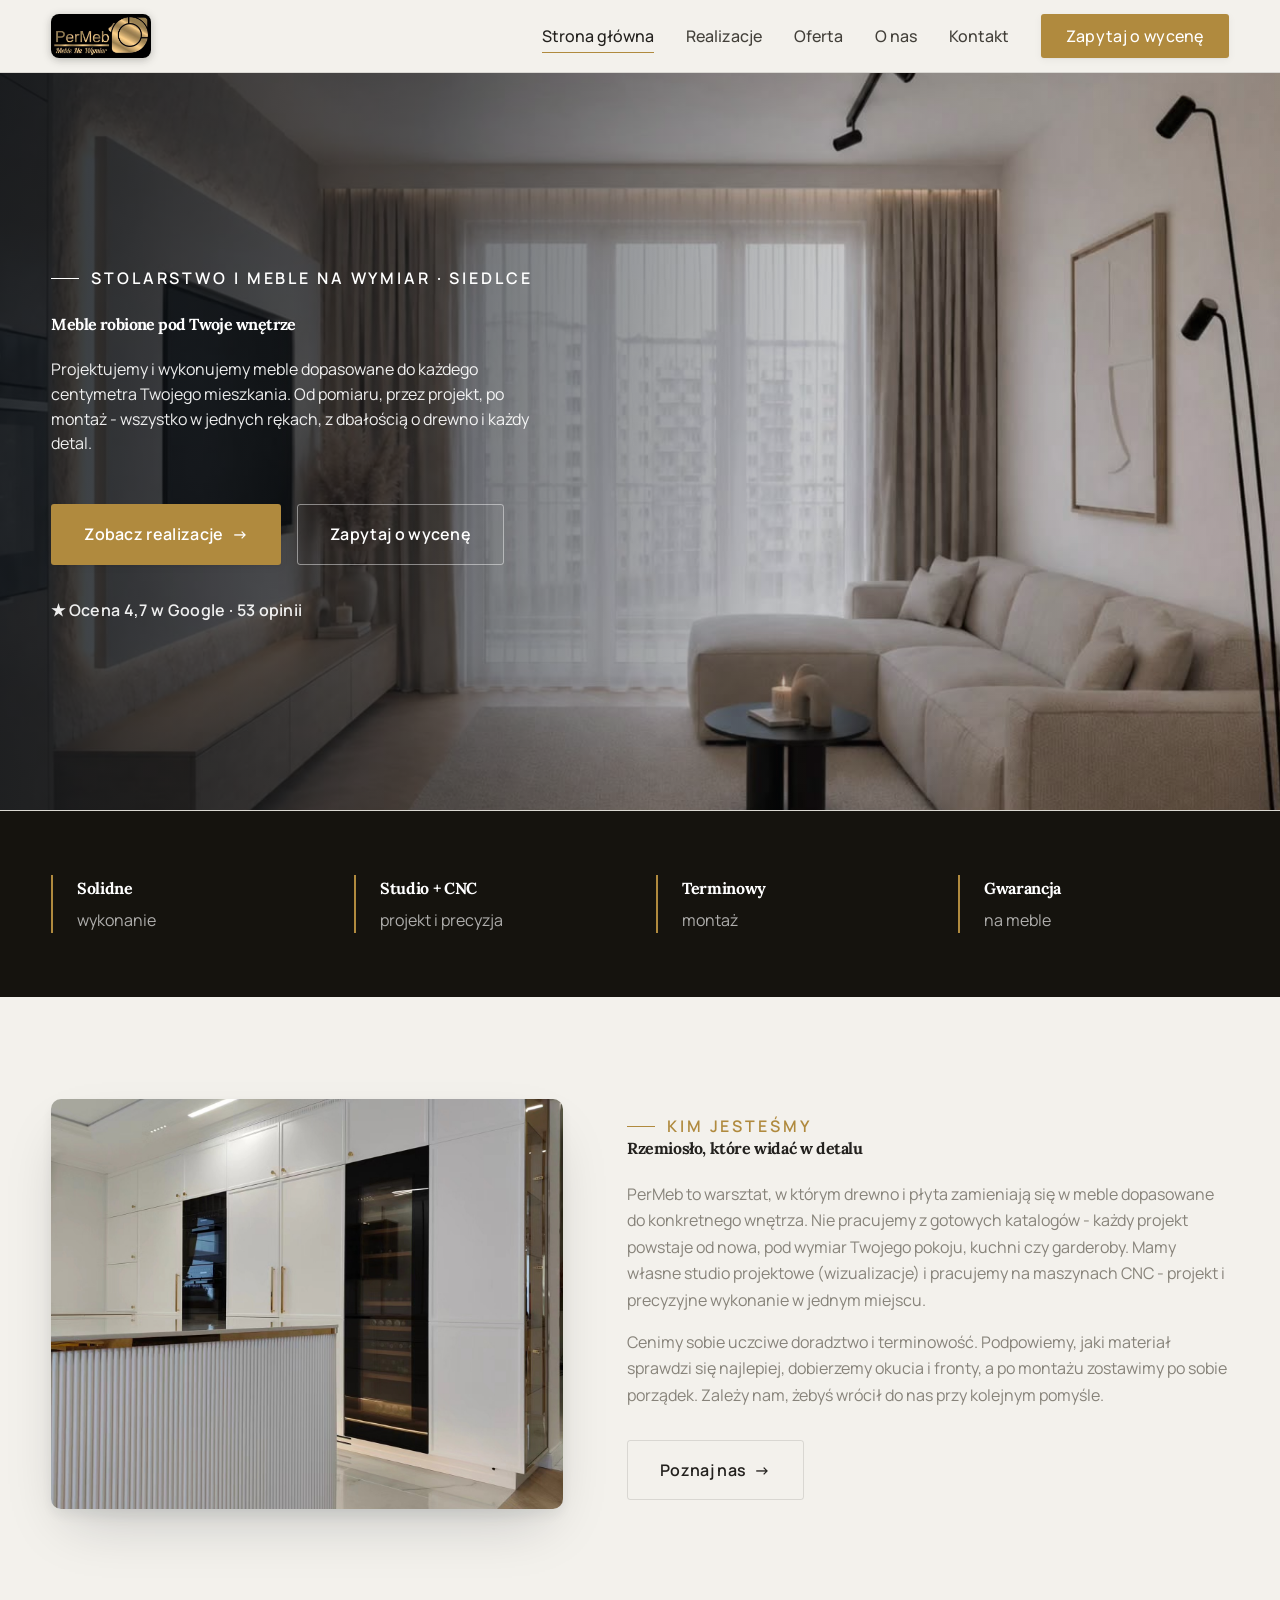
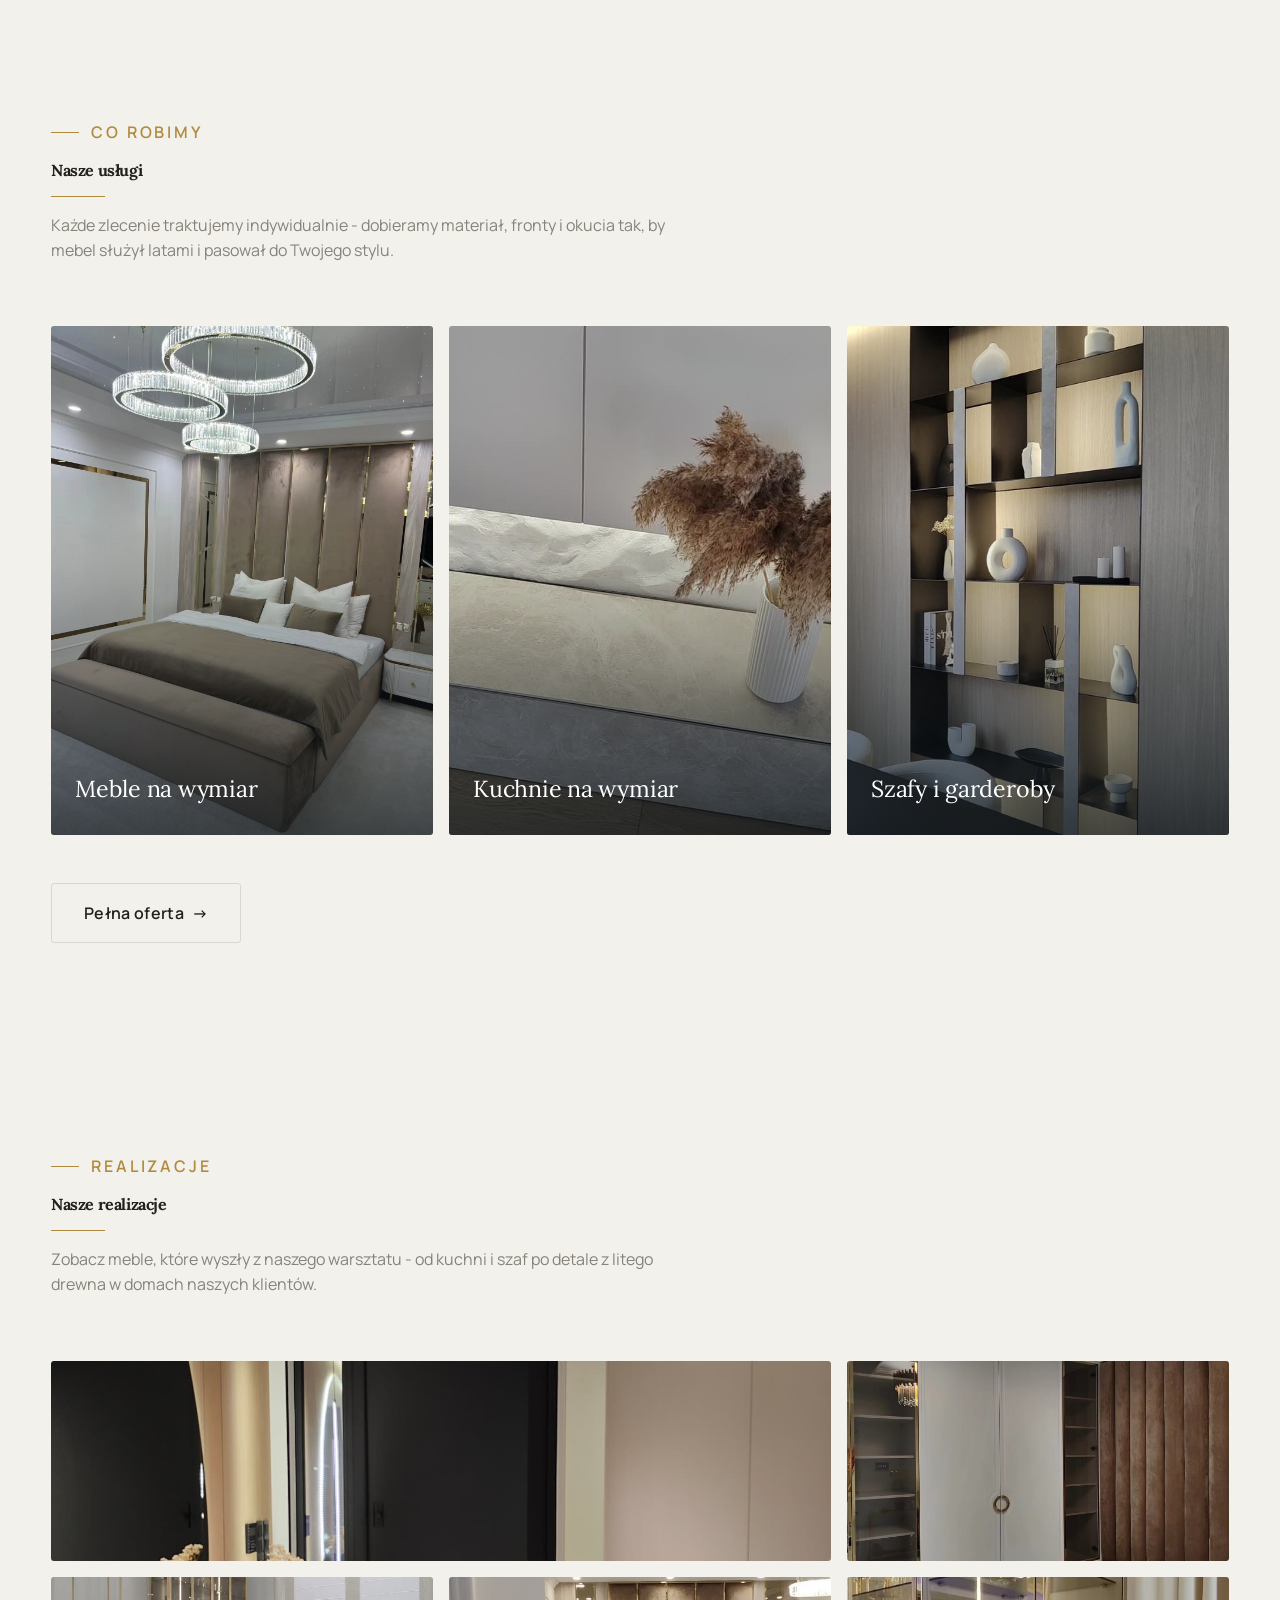
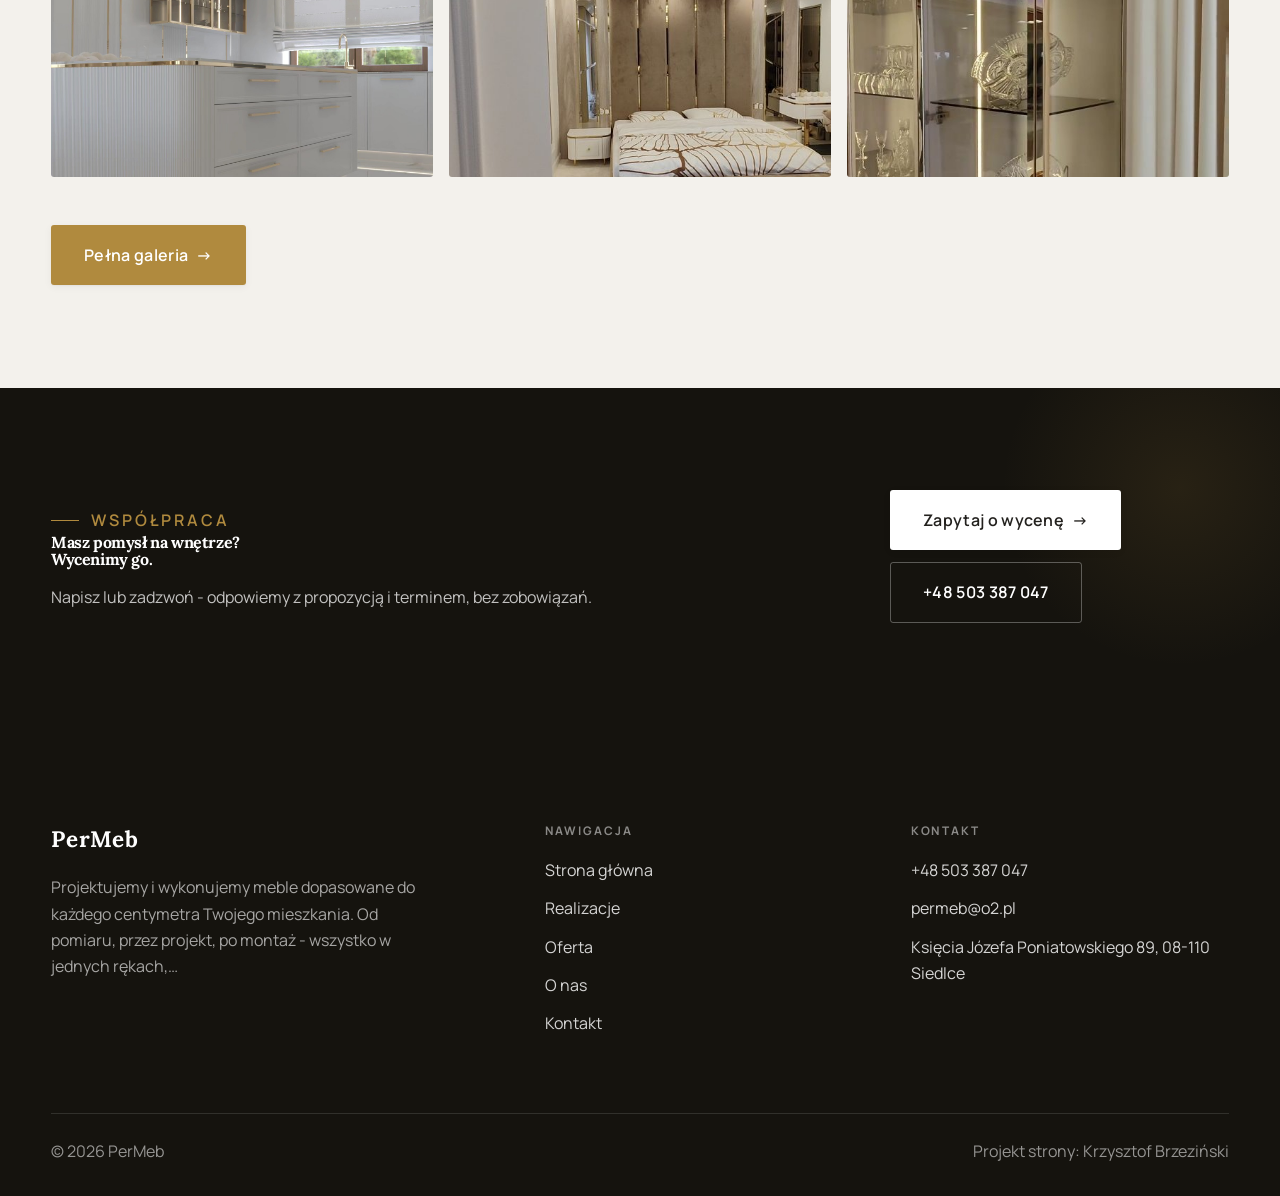
<file: index.html>
<!DOCTYPE html>
<html lang="pl">
<head>
<meta charset="UTF-8">
<meta name="viewport" content="width=device-width, initial-scale=1.0">
<title>PerMeb - Meble na wymiar · Siedlce</title>
<meta name="description" content="PerMeb - meble na wymiar, kuchnie, szafy i zabudowy z drewna. Bezpłatny pomiar, własny projekt i solidny montaż. Zobacz nasze realizacje.">
<link rel="preconnect" href="https://fonts.googleapis.com">
<link rel="preconnect" href="https://fonts.gstatic.com" crossorigin>
<link href="https://fonts.googleapis.com/css2?family=Lora:wght@500;600;700&family=Manrope:wght@400;500;600&display=swap" rel="stylesheet">
<link rel="stylesheet" href="assets/styles.css">
</head>
<body>

<header class="nav">
  <div class="wrap nav-inner">
    <a class="brand" href="index.html"><img class="brand-logo" src="img/logo.jpg" alt="PerMeb - Meble na wymiar"></a>
    <nav class="nav-links">
      <a href="index.html" class="active">Strona główna</a>
      <a href="realizacje.html">Realizacje</a>
      <a href="oferta.html">Oferta</a>
      <a href="o-nas.html">O nas</a>
      <a href="kontakt.html">Kontakt</a>
      <a href="kontakt.html" class="btn btn-accent">Zapytaj o wycenę</a>
    </nav>
    <button class="nav-toggle" aria-label="Menu"><span></span><span></span><span></span></button>
  </div>
</header>

<section class="hero-cine">
  <img src="img/hero.jpg" alt="PerMeb - Meble robione pod Twoje wnętrze">
  <div class="wrap">
    <div class="hero-copy">
      <span class="eyebrow">Stolarstwo i meble na wymiar · Siedlce</span>
      <h1>Meble robione pod Twoje wnętrze</h1>
      <p class="lead">Projektujemy i wykonujemy meble dopasowane do każdego centymetra Twojego mieszkania. Od pomiaru, przez projekt, po montaż - wszystko w jednych rękach, z dbałością o drewno i każdy detal.</p>
      <div class="hero-actions">
        <a href="realizacje.html" class="btn btn-accent">Zobacz realizacje <span class="arr">→</span></a>
        <a href="kontakt.html" class="btn btn-ghost" style="color:#fff;border-color:rgba(255,255,255,.45)">Zapytaj o wycenę</a>
      </div>
      <div style="margin-top:var(--space-6);color:#fff;font-weight:600;letter-spacing:.02em;opacity:.92">★ Ocena 4,7 w Google · 53 opinii</div>
    </div>
  </div>
</section>
<section class="strip" style="padding-block:0">
  <div class="wrap">
    <div class="item reveal"><div class="k">Solidne</div><div class="v">wykonanie</div></div>
    <div class="item reveal"><div class="k">Studio + CNC</div><div class="v">projekt i precyzja</div></div>
    <div class="item reveal"><div class="k">Terminowy</div><div class="v">montaż</div></div>
    <div class="item reveal"><div class="k">Gwarancja</div><div class="v">na meble</div></div>
  </div>
</section>
<section>
  <div class="wrap split">
    <div class="split-art reveal"><img src="img/g1.jpg" alt="PerMeb - realizacja"></div>
    <div class="split-copy reveal">
      <span class="eyebrow">Kim jesteśmy</span>
      <h2>Rzemiosło, które widać w detalu</h2>
      <p class="muted">PerMeb to warsztat, w którym drewno i płyta zamieniają się w meble dopasowane do konkretnego wnętrza. Nie pracujemy z gotowych katalogów - każdy projekt powstaje od nowa, pod wymiar Twojego pokoju, kuchni czy garderoby. Mamy własne studio projektowe (wizualizacje) i pracujemy na maszynach CNC - projekt i precyzyjne wykonanie w jednym miejscu.</p>
      <p class="muted">Cenimy sobie uczciwe doradztwo i terminowość. Podpowiemy, jaki materiał sprawdzi się najlepiej, dobierzemy okucia i fronty, a po montażu zostawimy po sobie porządek. Zależy nam, żebyś wrócił do nas przy kolejnym pomyśle.</p>
      <a href="o-nas.html" class="btn btn-ghost">Poznaj nas <span class="arr">→</span></a>
    </div>
  </div>
</section>
<section>
  <div class="wrap">
    <div class="head reveal">
      <span class="eyebrow">Co robimy</span>
      <h2>Nasze usługi</h2>
      <p>Każde zlecenie traktujemy indywidualnie - dobieramy materiał, fronty i okucia tak, by mebel służył latami i pasował do Twojego stylu.</p>
    </div>
    <div class="gateways">
      <a href="oferta.html" class="gateway reveal"><img src="img/g2.jpg" alt="Meble na wymiar"><span class="g-ttl">Meble na wymiar</span></a>
      <a href="oferta.html" class="gateway reveal"><img src="img/g3.jpg" alt="Kuchnie na wymiar"><span class="g-ttl">Kuchnie na wymiar</span></a>
      <a href="oferta.html" class="gateway reveal"><img src="img/g4.jpg" alt="Szafy i garderoby"><span class="g-ttl">Szafy i garderoby</span></a>
    </div>
    <div style="margin-top:var(--space-7)" class="reveal"><a href="oferta.html" class="btn btn-ghost">Pełna oferta <span class="arr">→</span></a></div>
  </div>
</section>
<section>
  <div class="wrap">
    <div class="head reveal">
      <span class="eyebrow">Realizacje</span>
      <h2>Nasze realizacje</h2>
      <p>Zobacz meble, które wyszły z naszego warsztatu - od kuchni i szaf po detale z litego drewna w domach naszych klientów.</p>
    </div>
    <div class="gallery">
      <div class="tile t-two3 reveal"><img src="img/g5.jpg" alt="Kuchnia na wymiar"><div class="cap">Kuchnia na wymiar</div></div>
      <div class="tile t-third reveal"><img src="img/g6.jpg" alt="Szafa wnękowa"><div class="cap">Szafa wnękowa</div></div>
      <div class="tile t-third reveal"><img src="img/g7.jpg" alt="Zabudowa pod skos"><div class="cap">Zabudowa pod skos</div></div>
      <div class="tile t-third reveal"><img src="img/g8.jpg" alt="Detal drewna"><div class="cap">Detal drewna</div></div>
      <div class="tile t-third reveal"><img src="img/g9.jpg" alt="Przeszklona witryna"><div class="cap">Przeszklona witryna</div></div>
    </div>
    <div style="margin-top:var(--space-7)" class="reveal"><a href="realizacje.html" class="btn btn-accent">Pełna galeria <span class="arr">→</span></a></div>
  </div>
</section>
<section class="cta">
  <div class="wrap">
    <div class="reveal">
      <span class="eyebrow">Współpraca</span>
      <h2>Masz pomysł na wnętrze? Wycenimy go.</h2>
      <p>Napisz lub zadzwoń - odpowiemy z propozycją i terminem, bez zobowiązań.</p>
    </div>
    <div class="cta-actions reveal">
      <a href="kontakt.html" class="btn btn-light">Zapytaj o wycenę <span class="arr">→</span></a>
      <a href="tel:+48503387047" class="btn btn-ghost" style="color:#fff;border-color:rgba(255,255,255,.3)">+48 503 387 047</a>
    </div>
  </div>
</section>

<footer>
  <div class="wrap">
    <div class="foot-grid">
      <div class="foot-brand">
        <div class="name">PerMeb</div>
        <p>Projektujemy i wykonujemy meble dopasowane do każdego centymetra Twojego mieszkania. Od pomiaru, przez projekt, po montaż - wszystko w jednych rękach,…</p>
      </div>
      <div class="foot-col">
        <h4>Nawigacja</h4>
        <a href="index.html">Strona główna</a>
        <a href="realizacje.html">Realizacje</a>
        <a href="oferta.html">Oferta</a>
        <a href="o-nas.html">O nas</a>
        <a href="kontakt.html">Kontakt</a>
      </div>
      <div class="foot-col">
        <h4>Kontakt</h4>
        <a href="tel:+48503387047">+48 503 387 047</a>
        <a href="mailto:permeb@o2.pl">permeb@o2.pl</a>
        <p>Księcia Józefa Poniatowskiego 89, 08-110 Siedlce</p>
      </div>
    </div>
    <div class="foot-bot">
      <span>© 2026 PerMeb</span>
      <span>Projekt strony: Krzysztof Brzeziński</span>
    </div>
  </div>
</footer>


<script src="assets/main.js"></script>
</body>
</html>
</file>
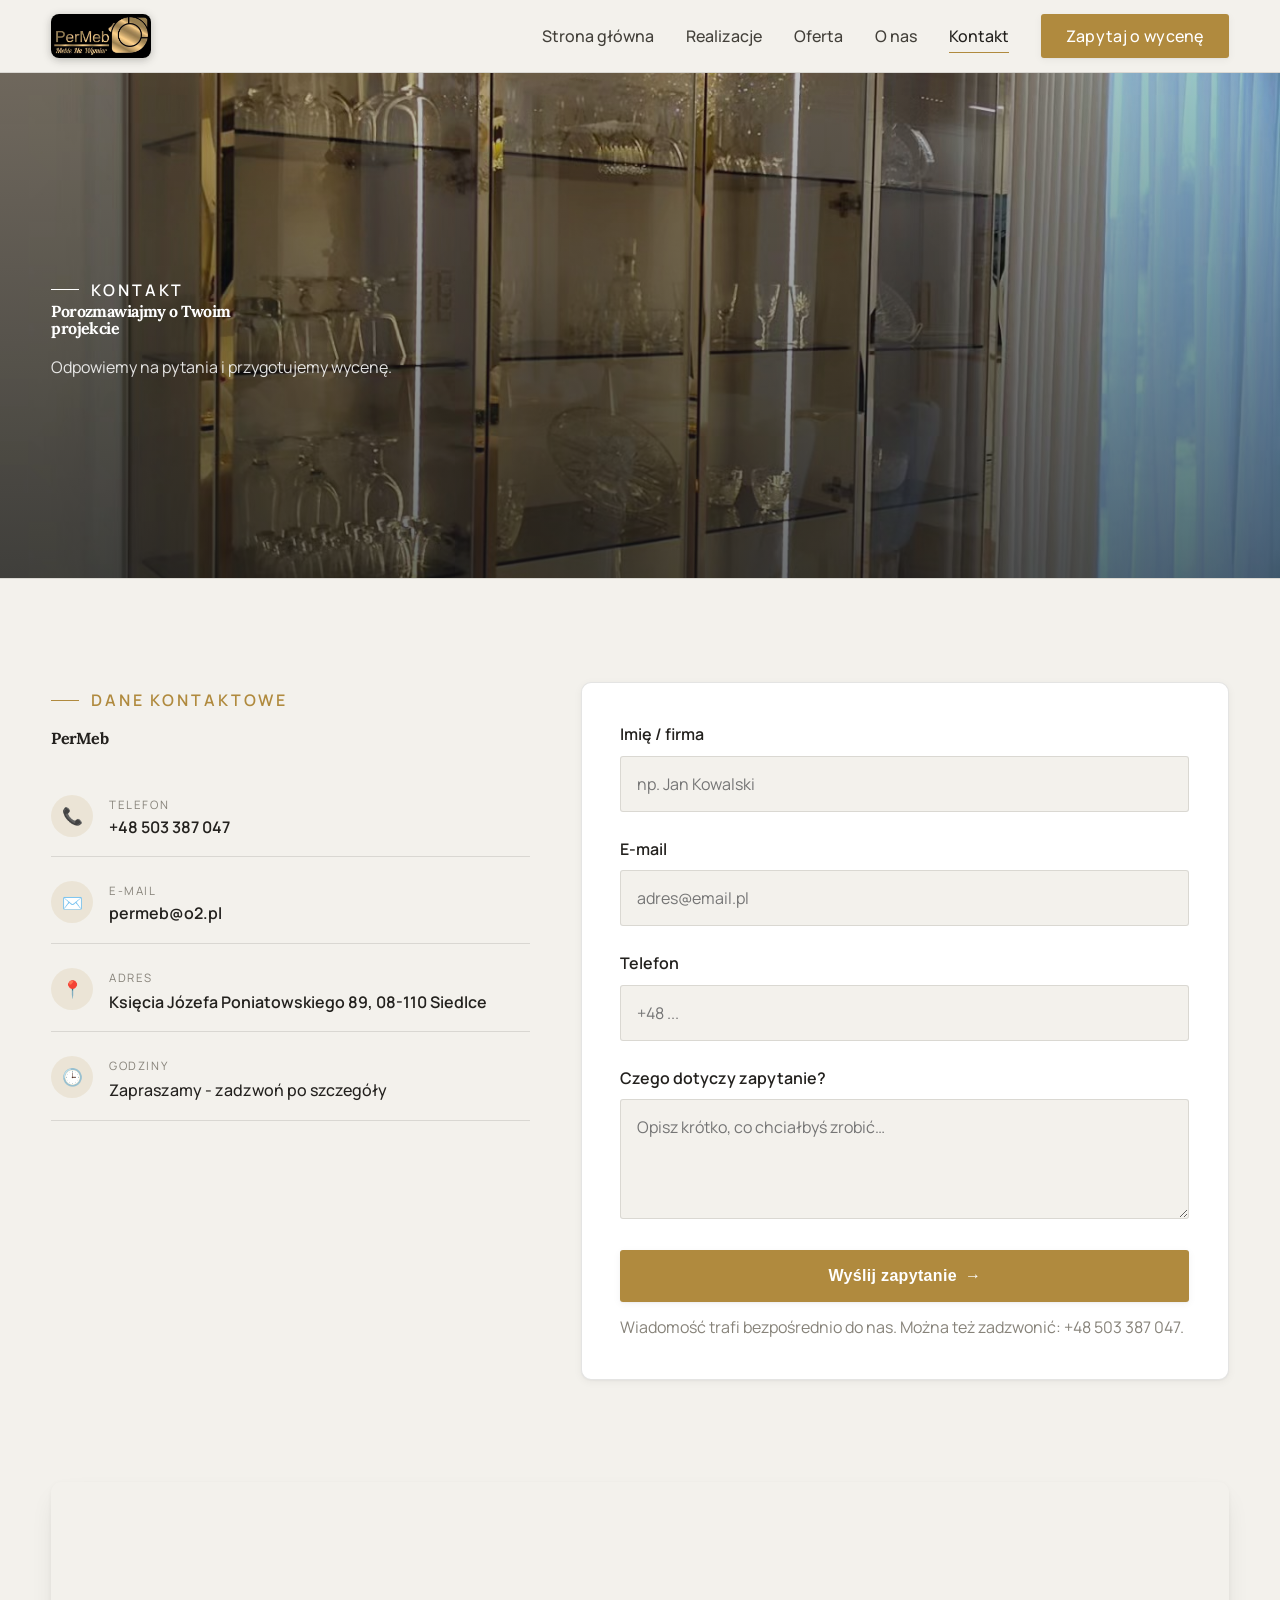
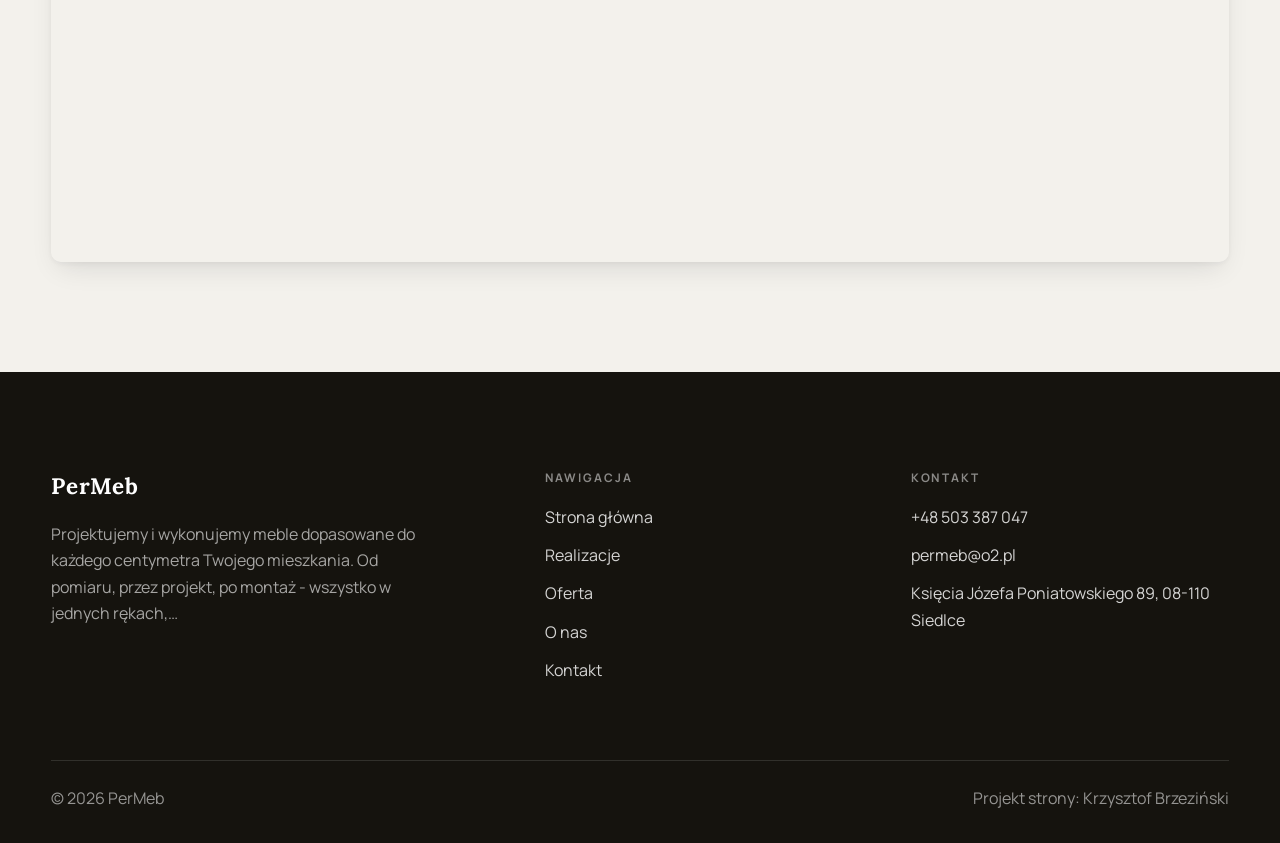
<file: kontakt.html>
<!DOCTYPE html>
<html lang="pl">
<head>
<meta charset="UTF-8">
<meta name="viewport" content="width=device-width, initial-scale=1.0">
<title>Kontakt - PerMeb</title>
<meta name="description" content="Kontakt PerMeb - Księcia Józefa Poniatowskiego 89, 08-110 Siedlce">
<link rel="preconnect" href="https://fonts.googleapis.com">
<link rel="preconnect" href="https://fonts.gstatic.com" crossorigin>
<link href="https://fonts.googleapis.com/css2?family=Lora:wght@500;600;700&family=Manrope:wght@400;500;600&display=swap" rel="stylesheet">
<link rel="stylesheet" href="assets/styles.css">
</head>
<body>

<header class="nav">
  <div class="wrap nav-inner">
    <a class="brand" href="index.html"><img class="brand-logo" src="img/logo.jpg" alt="PerMeb - Meble na wymiar"></a>
    <nav class="nav-links">
      <a href="index.html">Strona główna</a>
      <a href="realizacje.html">Realizacje</a>
      <a href="oferta.html">Oferta</a>
      <a href="o-nas.html">O nas</a>
      <a href="kontakt.html" class="active">Kontakt</a>
      <a href="kontakt.html" class="btn btn-accent">Zapytaj o wycenę</a>
    </nav>
    <button class="nav-toggle" aria-label="Menu"><span></span><span></span><span></span></button>
  </div>
</header>

<section class="pagehead">
  <img src="img/ph-kontakt.jpg" alt="PerMeb - Porozmawiajmy o Twoim projekcie">
  <div class="wrap">
    <span class="eyebrow">Kontakt</span>
    <h1>Porozmawiajmy o Twoim projekcie</h1>
    <p>Odpowiemy na pytania i przygotujemy wycenę.</p>
  </div>
</section>
<section>
  <div class="wrap contact-grid">
    <div class="reveal">
      <span class="eyebrow">Dane kontaktowe</span>
      <h2 style="margin:var(--space-4) 0 var(--space-6)">PerMeb</h2>
      <div class="info-list">
        <div class="info-row"><div class="ic">📞</div><div><div class="lbl">Telefon</div><a class="val" href="tel:+48503387047">+48 503 387 047</a></div></div>
        <div class="info-row"><div class="ic">✉️</div><div><div class="lbl">E-mail</div><a class="val" href="mailto:permeb@o2.pl">permeb@o2.pl</a></div></div>
        <div class="info-row"><div class="ic">📍</div><div><div class="lbl">Adres</div><div class="val">Księcia Józefa Poniatowskiego 89, 08-110 Siedlce</div></div></div>
        <div class="info-row"><div class="ic">🕒</div><div><div class="lbl">Godziny</div><div class="val" style="font-weight:500">Zapraszamy - zadzwoń po szczegóły</div></div></div>
      </div>
    </div>
    <div class="reveal">
      <form class="form" action="https://formsubmit.co/permeb@o2.pl" method="POST">
        <input type="hidden" name="_subject" value="Zapytanie ze strony PerMeb">
        <input type="hidden" name="_captcha" value="false">
        <input type="hidden" name="_template" value="table">
        <div class="fld"><label for="name">Imię / firma</label><input id="name" name="name" type="text" placeholder="np. Jan Kowalski" required></div>
        <div class="fld"><label for="email">E-mail</label><input id="email" name="email" type="email" placeholder="adres@email.pl" required></div>
        <div class="fld"><label for="phone">Telefon</label><input id="phone" name="phone" type="tel" placeholder="+48 ..."></div>
        <div class="fld"><label for="msg">Czego dotyczy zapytanie?</label><textarea id="msg" name="message" placeholder="Opisz krótko, co chciałbyś zrobić…" required></textarea></div>
        <button type="submit" class="btn btn-accent" style="width:100%;justify-content:center">Wyślij zapytanie <span class="arr">→</span></button>
        <p class="note">Wiadomość trafi bezpośrednio do nas. Można też zadzwonić: +48 503 387 047.</p>
      </form>
    </div>
  </div>
</section>
<section style="padding-top:0">
  <div class="wrap reveal">
    <iframe class="map" title="PerMeb - Siedlce" src="https://maps.google.com/maps?q=PerMeb%20Siedlce&z=15&output=embed" loading="lazy" referrerpolicy="no-referrer-when-downgrade"></iframe>
  </div>
</section>

<footer>
  <div class="wrap">
    <div class="foot-grid">
      <div class="foot-brand">
        <div class="name">PerMeb</div>
        <p>Projektujemy i wykonujemy meble dopasowane do każdego centymetra Twojego mieszkania. Od pomiaru, przez projekt, po montaż - wszystko w jednych rękach,…</p>
      </div>
      <div class="foot-col">
        <h4>Nawigacja</h4>
        <a href="index.html">Strona główna</a>
        <a href="realizacje.html">Realizacje</a>
        <a href="oferta.html">Oferta</a>
        <a href="o-nas.html">O nas</a>
        <a href="kontakt.html">Kontakt</a>
      </div>
      <div class="foot-col">
        <h4>Kontakt</h4>
        <a href="tel:+48503387047">+48 503 387 047</a>
        <a href="mailto:permeb@o2.pl">permeb@o2.pl</a>
        <p>Księcia Józefa Poniatowskiego 89, 08-110 Siedlce</p>
      </div>
    </div>
    <div class="foot-bot">
      <span>© 2026 PerMeb</span>
      <span>Projekt strony: Krzysztof Brzeziński</span>
    </div>
  </div>
</footer>


<script src="assets/main.js"></script>
</body>
</html>
</file>
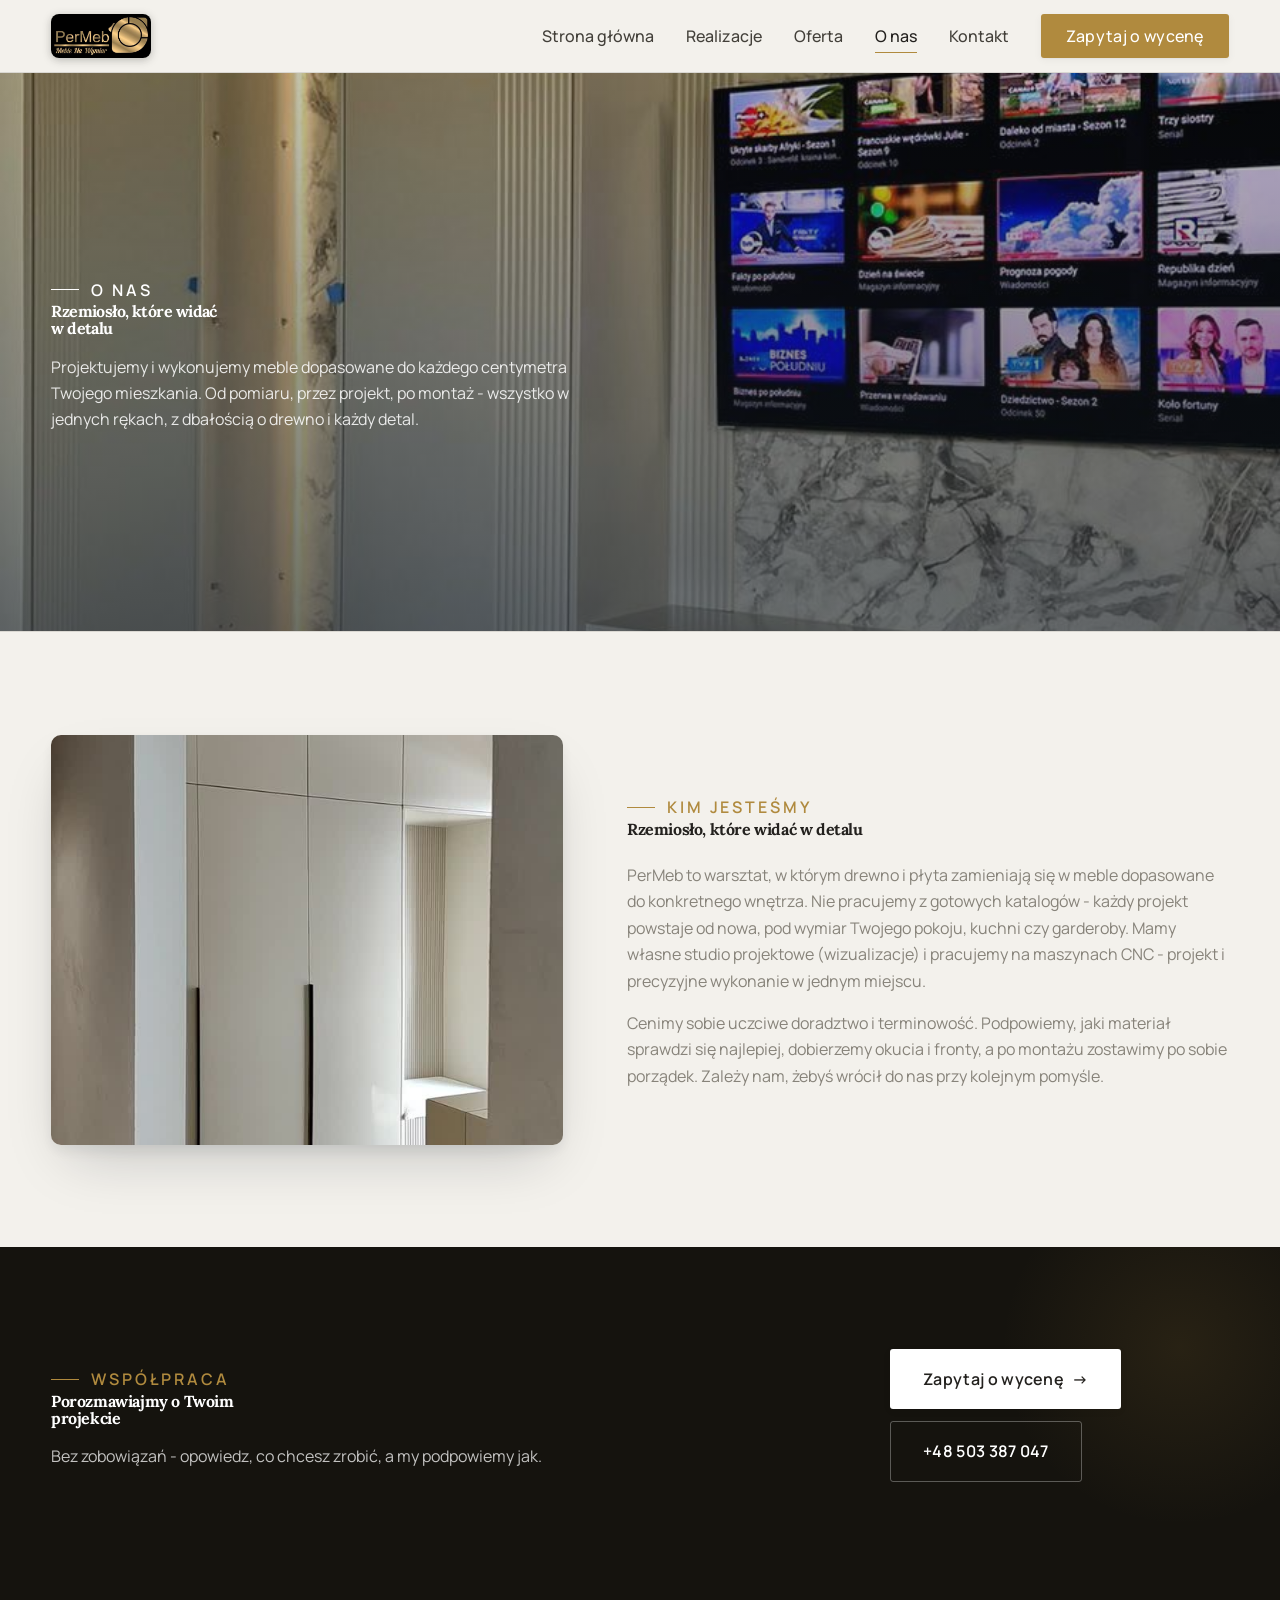
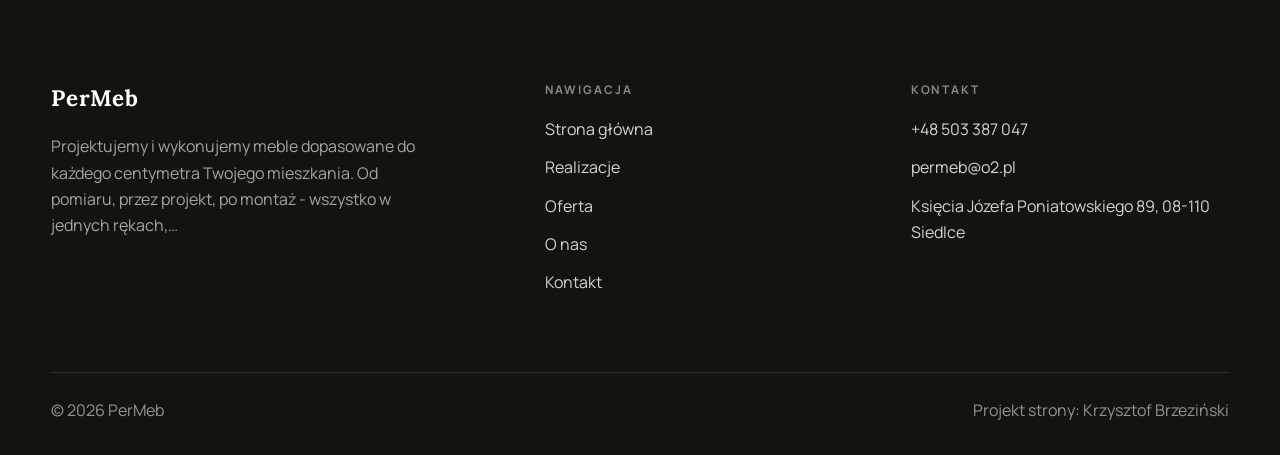
<file: o-nas.html>
<!DOCTYPE html>
<html lang="pl">
<head>
<meta charset="UTF-8">
<meta name="viewport" content="width=device-width, initial-scale=1.0">
<title>O nas - PerMeb</title>
<meta name="description" content="PerMeb - meble na wymiar, kuchnie, szafy i zabudowy z drewna. Bezpłatny pomiar, własny projekt i solidny montaż. Zobacz nasze realizacje.">
<link rel="preconnect" href="https://fonts.googleapis.com">
<link rel="preconnect" href="https://fonts.gstatic.com" crossorigin>
<link href="https://fonts.googleapis.com/css2?family=Lora:wght@500;600;700&family=Manrope:wght@400;500;600&display=swap" rel="stylesheet">
<link rel="stylesheet" href="assets/styles.css">
</head>
<body>

<header class="nav">
  <div class="wrap nav-inner">
    <a class="brand" href="index.html"><img class="brand-logo" src="img/logo.jpg" alt="PerMeb - Meble na wymiar"></a>
    <nav class="nav-links">
      <a href="index.html">Strona główna</a>
      <a href="realizacje.html">Realizacje</a>
      <a href="oferta.html">Oferta</a>
      <a href="o-nas.html" class="active">O nas</a>
      <a href="kontakt.html">Kontakt</a>
      <a href="kontakt.html" class="btn btn-accent">Zapytaj o wycenę</a>
    </nav>
    <button class="nav-toggle" aria-label="Menu"><span></span><span></span><span></span></button>
  </div>
</header>

<section class="pagehead">
  <img src="img/g13.jpg" alt="PerMeb - Rzemiosło, które widać w detalu">
  <div class="wrap">
    <span class="eyebrow">O nas</span>
    <h1>Rzemiosło, które widać w detalu</h1>
    <p>Projektujemy i wykonujemy meble dopasowane do każdego centymetra Twojego mieszkania. Od pomiaru, przez projekt, po montaż - wszystko w jednych rękach, z dbałością o drewno i każdy detal.</p>
  </div>
</section>
<section>
  <div class="wrap split">
    <div class="split-art reveal"><img src="img/g14.jpg" alt="PerMeb"></div>
    <div class="split-copy reveal">
      <span class="eyebrow">Kim jesteśmy</span>
      <h2>Rzemiosło, które widać w detalu</h2>
      <p class="muted">PerMeb to warsztat, w którym drewno i płyta zamieniają się w meble dopasowane do konkretnego wnętrza. Nie pracujemy z gotowych katalogów - każdy projekt powstaje od nowa, pod wymiar Twojego pokoju, kuchni czy garderoby. Mamy własne studio projektowe (wizualizacje) i pracujemy na maszynach CNC - projekt i precyzyjne wykonanie w jednym miejscu.</p>
      <p class="muted">Cenimy sobie uczciwe doradztwo i terminowość. Podpowiemy, jaki materiał sprawdzi się najlepiej, dobierzemy okucia i fronty, a po montażu zostawimy po sobie porządek. Zależy nam, żebyś wrócił do nas przy kolejnym pomyśle.</p>
    </div>
  </div>
</section>


<section class="cta">
  <div class="wrap">
    <div class="reveal">
      <span class="eyebrow">Współpraca</span>
      <h2>Porozmawiajmy o Twoim projekcie</h2>
      <p>Bez zobowiązań - opowiedz, co chcesz zrobić, a my podpowiemy jak.</p>
    </div>
    <div class="cta-actions reveal">
      <a href="kontakt.html" class="btn btn-light">Zapytaj o wycenę <span class="arr">→</span></a>
      <a href="tel:+48503387047" class="btn btn-ghost" style="color:#fff;border-color:rgba(255,255,255,.3)">+48 503 387 047</a>
    </div>
  </div>
</section>

<footer>
  <div class="wrap">
    <div class="foot-grid">
      <div class="foot-brand">
        <div class="name">PerMeb</div>
        <p>Projektujemy i wykonujemy meble dopasowane do każdego centymetra Twojego mieszkania. Od pomiaru, przez projekt, po montaż - wszystko w jednych rękach,…</p>
      </div>
      <div class="foot-col">
        <h4>Nawigacja</h4>
        <a href="index.html">Strona główna</a>
        <a href="realizacje.html">Realizacje</a>
        <a href="oferta.html">Oferta</a>
        <a href="o-nas.html">O nas</a>
        <a href="kontakt.html">Kontakt</a>
      </div>
      <div class="foot-col">
        <h4>Kontakt</h4>
        <a href="tel:+48503387047">+48 503 387 047</a>
        <a href="mailto:permeb@o2.pl">permeb@o2.pl</a>
        <p>Księcia Józefa Poniatowskiego 89, 08-110 Siedlce</p>
      </div>
    </div>
    <div class="foot-bot">
      <span>© 2026 PerMeb</span>
      <span>Projekt strony: Krzysztof Brzeziński</span>
    </div>
  </div>
</footer>


<script src="assets/main.js"></script>
</body>
</html>
</file>
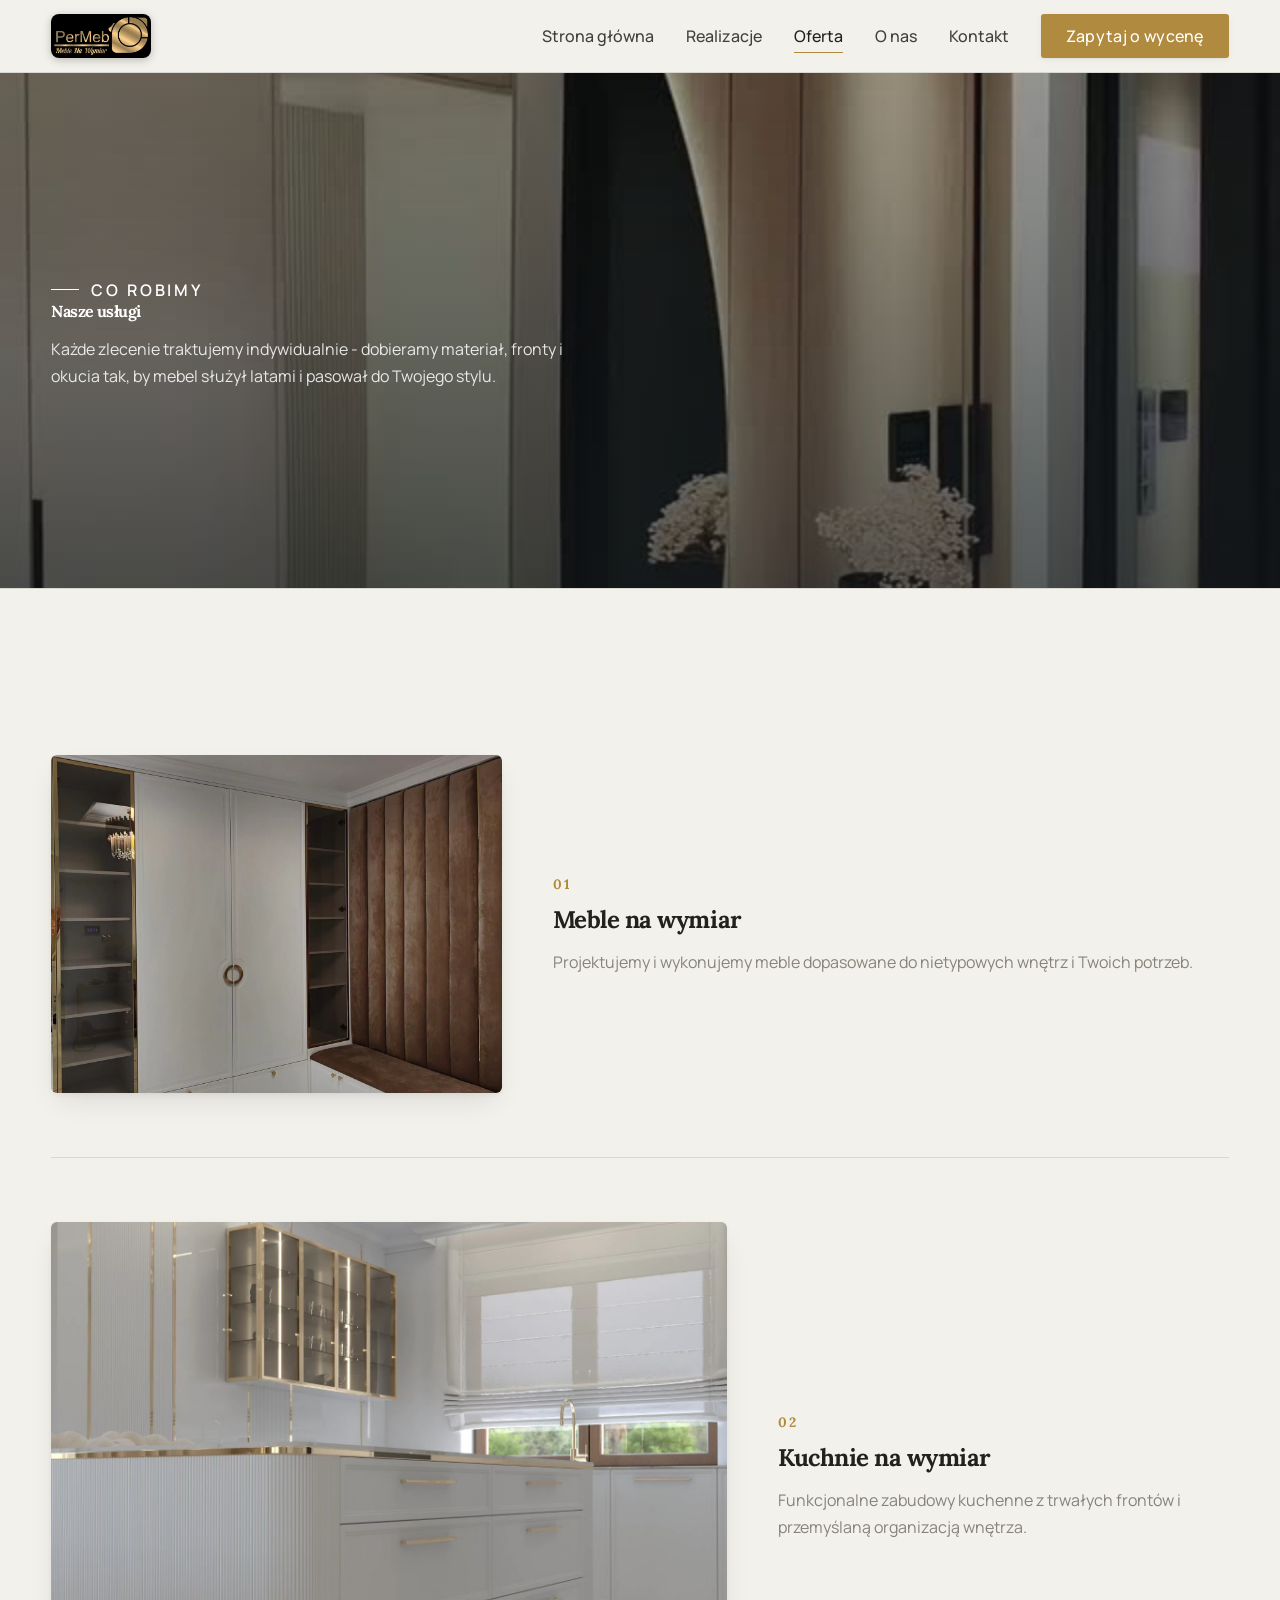
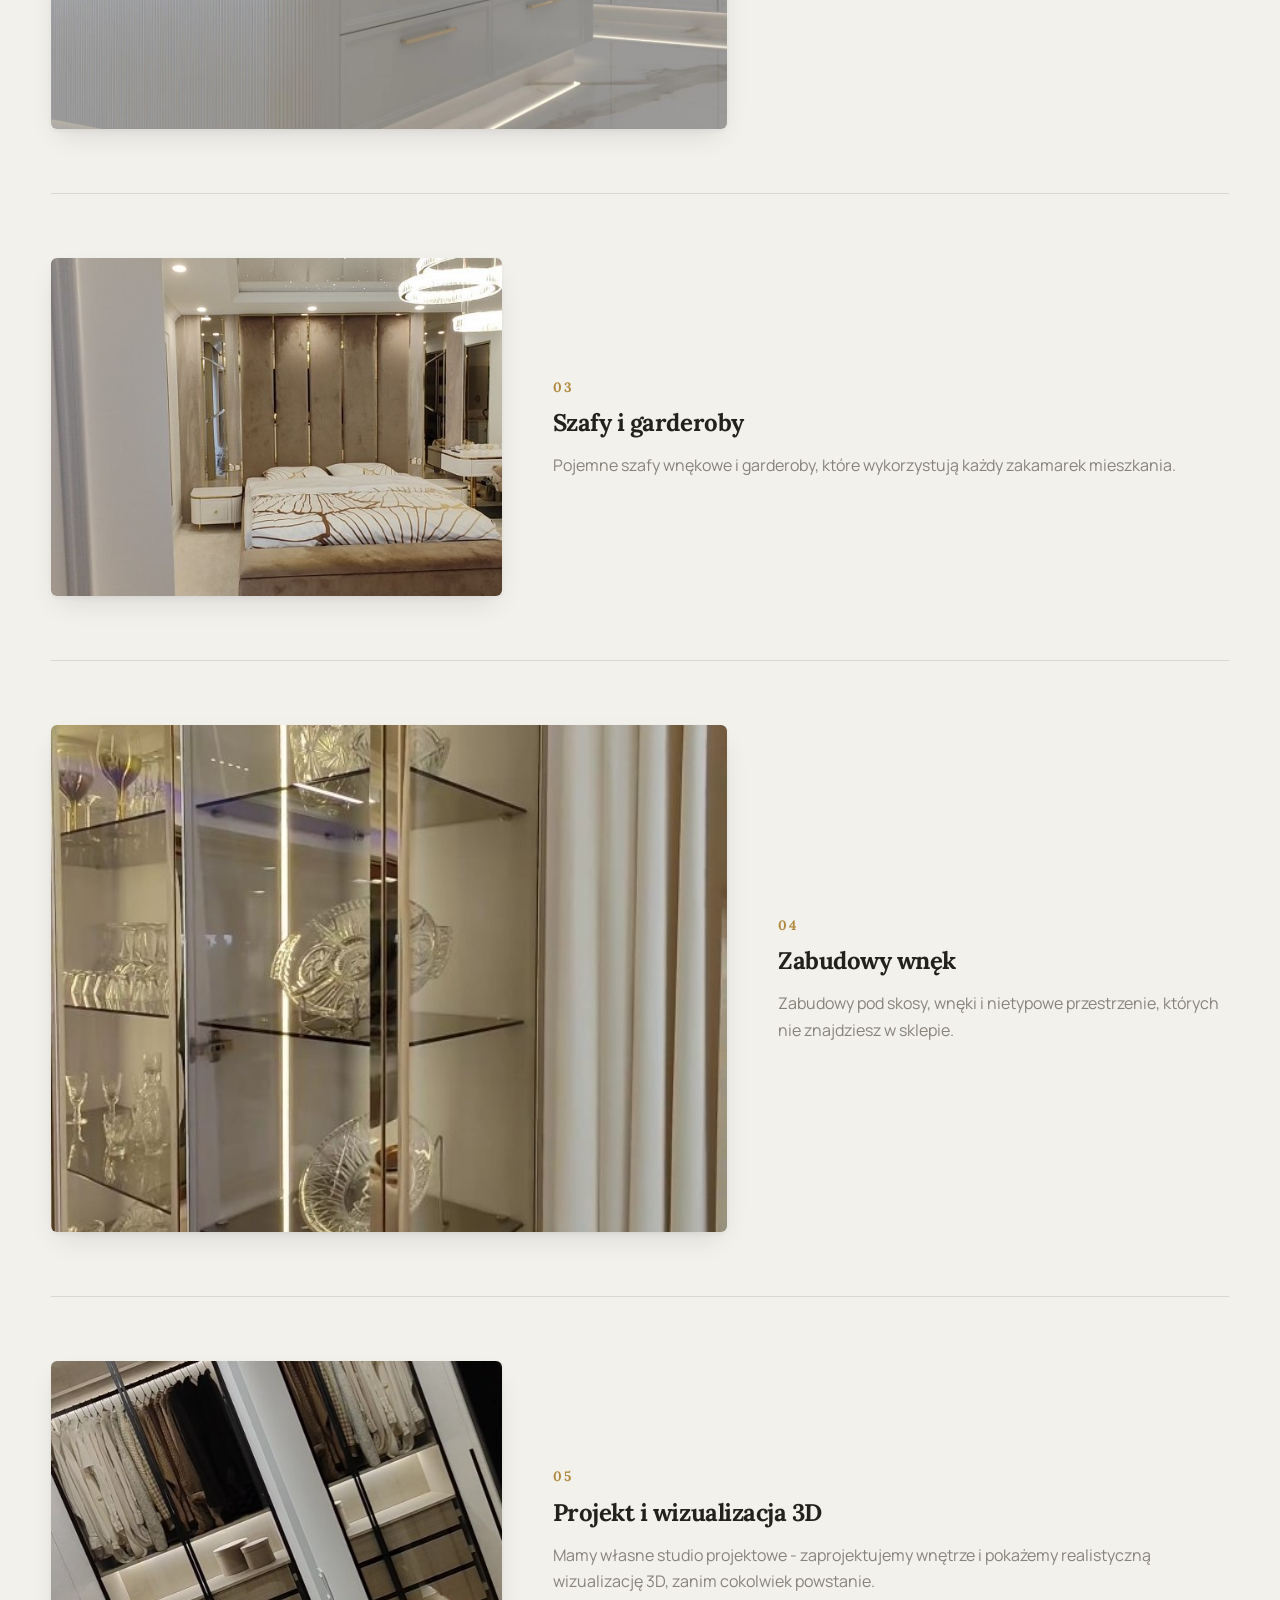
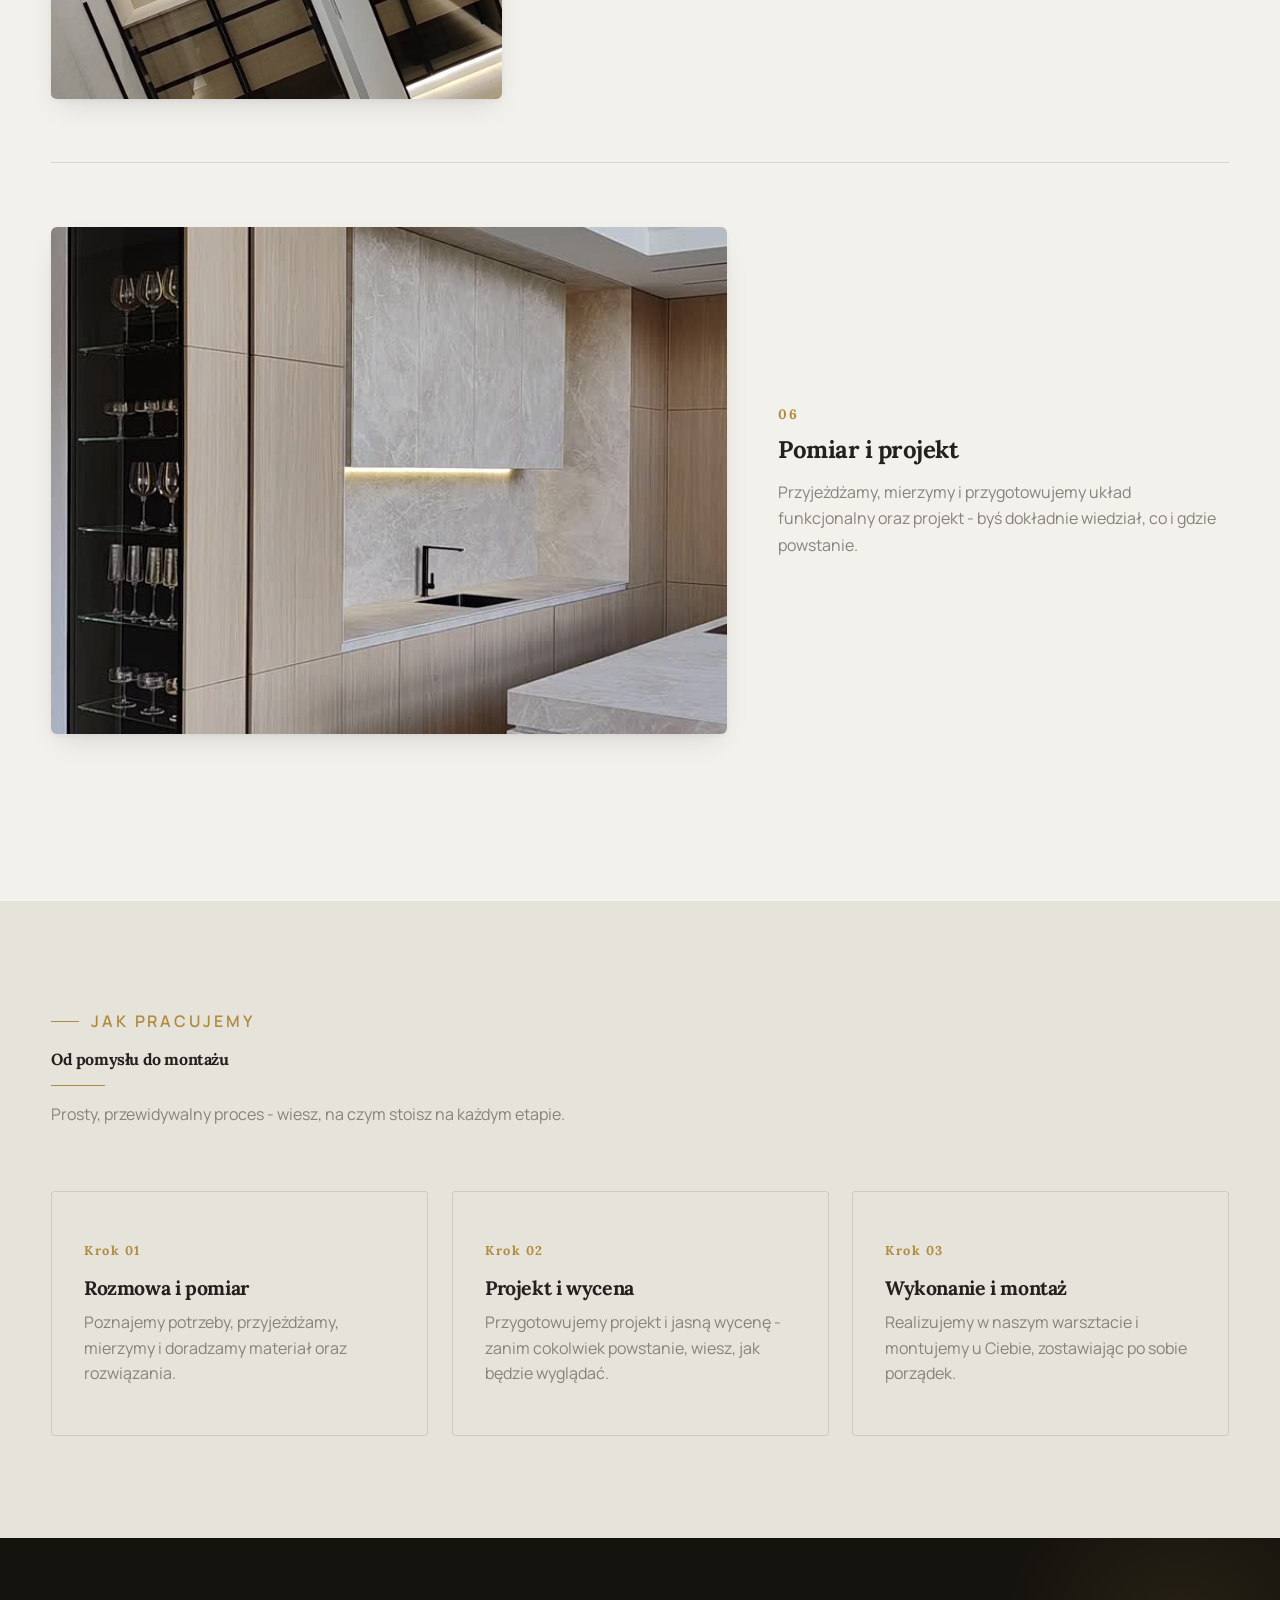
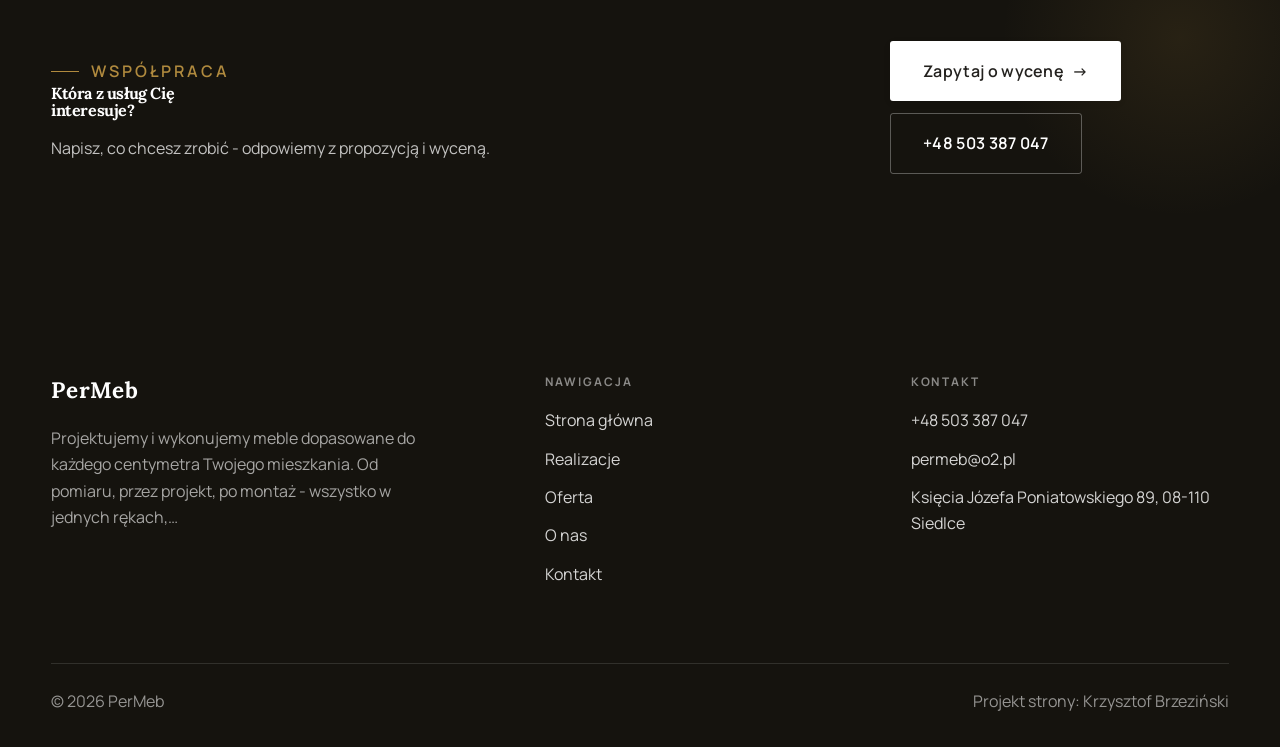
<file: oferta.html>
<!DOCTYPE html>
<html lang="pl">
<head>
<meta charset="UTF-8">
<meta name="viewport" content="width=device-width, initial-scale=1.0">
<title>Oferta - PerMeb</title>
<meta name="description" content="PerMeb - meble na wymiar, kuchnie, szafy i zabudowy z drewna. Bezpłatny pomiar, własny projekt i solidny montaż. Zobacz nasze realizacje.">
<link rel="preconnect" href="https://fonts.googleapis.com">
<link rel="preconnect" href="https://fonts.gstatic.com" crossorigin>
<link href="https://fonts.googleapis.com/css2?family=Lora:wght@500;600;700&family=Manrope:wght@400;500;600&display=swap" rel="stylesheet">
<link rel="stylesheet" href="assets/styles.css">
</head>
<body>

<header class="nav">
  <div class="wrap nav-inner">
    <a class="brand" href="index.html"><img class="brand-logo" src="img/logo.jpg" alt="PerMeb - Meble na wymiar"></a>
    <nav class="nav-links">
      <a href="index.html">Strona główna</a>
      <a href="realizacje.html">Realizacje</a>
      <a href="oferta.html" class="active">Oferta</a>
      <a href="o-nas.html">O nas</a>
      <a href="kontakt.html">Kontakt</a>
      <a href="kontakt.html" class="btn btn-accent">Zapytaj o wycenę</a>
    </nav>
    <button class="nav-toggle" aria-label="Menu"><span></span><span></span><span></span></button>
  </div>
</header>

<section class="pagehead">
  <img src="img/g12.jpg" alt="PerMeb - Nasze usługi">
  <div class="wrap">
    <span class="eyebrow">Co robimy</span>
    <h1>Nasze usługi</h1>
    <p>Każde zlecenie traktujemy indywidualnie - dobieramy materiał, fronty i okucia tak, by mebel służył latami i pasował do Twojego stylu.</p>
  </div>
</section>
<section>
  <div class="wrap">
    <div class="svc-row reveal">
      <div class="svc-row-art"><img src="img/g6.jpg" alt="Meble na wymiar"></div>
      <div>
        <span class="num">01</span>
        <h3>Meble na wymiar</h3>
        <p class="muted">Projektujemy i wykonujemy meble dopasowane do nietypowych wnętrz i Twoich potrzeb.</p>
      </div>
    </div>
    <div class="svc-row rev reveal">
      <div class="svc-row-art"><img src="img/g7.jpg" alt="Kuchnie na wymiar"></div>
      <div>
        <span class="num">02</span>
        <h3>Kuchnie na wymiar</h3>
        <p class="muted">Funkcjonalne zabudowy kuchenne z trwałych frontów i przemyślaną organizacją wnętrza.</p>
      </div>
    </div>
    <div class="svc-row reveal">
      <div class="svc-row-art"><img src="img/g8.jpg" alt="Szafy i garderoby"></div>
      <div>
        <span class="num">03</span>
        <h3>Szafy i garderoby</h3>
        <p class="muted">Pojemne szafy wnękowe i garderoby, które wykorzystują każdy zakamarek mieszkania.</p>
      </div>
    </div>
    <div class="svc-row rev reveal">
      <div class="svc-row-art"><img src="img/g9.jpg" alt="Zabudowy wnęk"></div>
      <div>
        <span class="num">04</span>
        <h3>Zabudowy wnęk</h3>
        <p class="muted">Zabudowy pod skosy, wnęki i nietypowe przestrzenie, których nie znajdziesz w sklepie.</p>
      </div>
    </div>
    <div class="svc-row reveal">
      <div class="svc-row-art"><img src="img/g10.jpg" alt="Projekt i wizualizacja 3D"></div>
      <div>
        <span class="num">05</span>
        <h3>Projekt i wizualizacja 3D</h3>
        <p class="muted">Mamy własne studio projektowe - zaprojektujemy wnętrze i pokażemy realistyczną wizualizację 3D, zanim cokolwiek powstanie.</p>
      </div>
    </div>
    <div class="svc-row rev reveal">
      <div class="svc-row-art"><img src="img/g11.jpg" alt="Pomiar i projekt"></div>
      <div>
        <span class="num">06</span>
        <h3>Pomiar i projekt</h3>
        <p class="muted">Przyjeżdżamy, mierzymy i przygotowujemy układ funkcjonalny oraz projekt - byś dokładnie wiedział, co i gdzie powstanie.</p>
      </div>
    </div>
  </div>
</section>
<section class="trust">
  <div class="wrap">
    <div class="head reveal">
      <span class="eyebrow">Jak pracujemy</span>
      <h2>Od pomysłu do montażu</h2>
      <p>Prosty, przewidywalny proces - wiesz, na czym stoisz na każdym etapie.</p>
    </div>
    <div class="svc-grid">
      <div class="svc reveal"><div class="ic">Krok 01</div><h3>Rozmowa i pomiar</h3><p>Poznajemy potrzeby, przyjeżdżamy, mierzymy i doradzamy materiał oraz rozwiązania.</p></div>
      <div class="svc reveal"><div class="ic">Krok 02</div><h3>Projekt i wycena</h3><p>Przygotowujemy projekt i jasną wycenę - zanim cokolwiek powstanie, wiesz, jak będzie wyglądać.</p></div>
      <div class="svc reveal"><div class="ic">Krok 03</div><h3>Wykonanie i montaż</h3><p>Realizujemy w naszym warsztacie i montujemy u Ciebie, zostawiając po sobie porządek.</p></div>
    </div>
  </div>
</section>
<section class="cta">
  <div class="wrap">
    <div class="reveal">
      <span class="eyebrow">Współpraca</span>
      <h2>Która z usług Cię interesuje?</h2>
      <p>Napisz, co chcesz zrobić - odpowiemy z propozycją i wyceną.</p>
    </div>
    <div class="cta-actions reveal">
      <a href="kontakt.html" class="btn btn-light">Zapytaj o wycenę <span class="arr">→</span></a>
      <a href="tel:+48503387047" class="btn btn-ghost" style="color:#fff;border-color:rgba(255,255,255,.3)">+48 503 387 047</a>
    </div>
  </div>
</section>

<footer>
  <div class="wrap">
    <div class="foot-grid">
      <div class="foot-brand">
        <div class="name">PerMeb</div>
        <p>Projektujemy i wykonujemy meble dopasowane do każdego centymetra Twojego mieszkania. Od pomiaru, przez projekt, po montaż - wszystko w jednych rękach,…</p>
      </div>
      <div class="foot-col">
        <h4>Nawigacja</h4>
        <a href="index.html">Strona główna</a>
        <a href="realizacje.html">Realizacje</a>
        <a href="oferta.html">Oferta</a>
        <a href="o-nas.html">O nas</a>
        <a href="kontakt.html">Kontakt</a>
      </div>
      <div class="foot-col">
        <h4>Kontakt</h4>
        <a href="tel:+48503387047">+48 503 387 047</a>
        <a href="mailto:permeb@o2.pl">permeb@o2.pl</a>
        <p>Księcia Józefa Poniatowskiego 89, 08-110 Siedlce</p>
      </div>
    </div>
    <div class="foot-bot">
      <span>© 2026 PerMeb</span>
      <span>Projekt strony: Krzysztof Brzeziński</span>
    </div>
  </div>
</footer>


<script src="assets/main.js"></script>
</body>
</html>
</file>
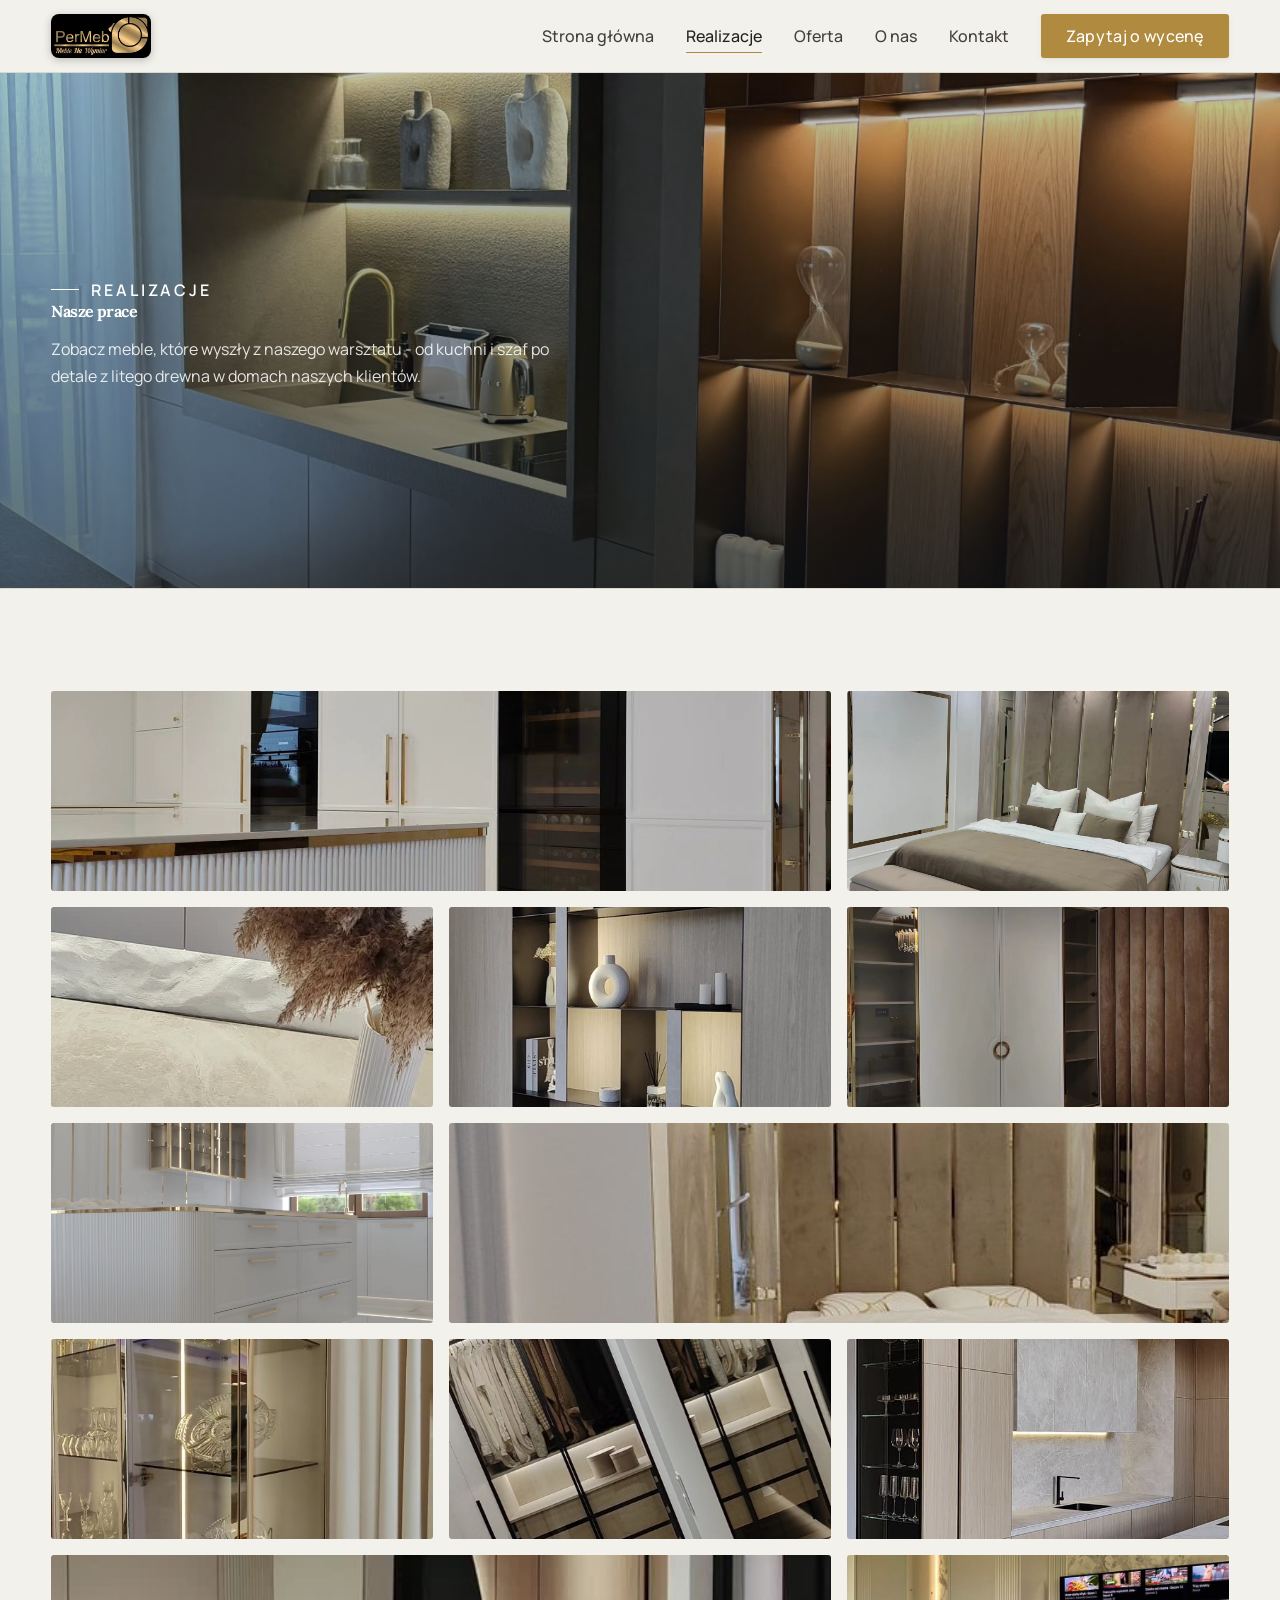
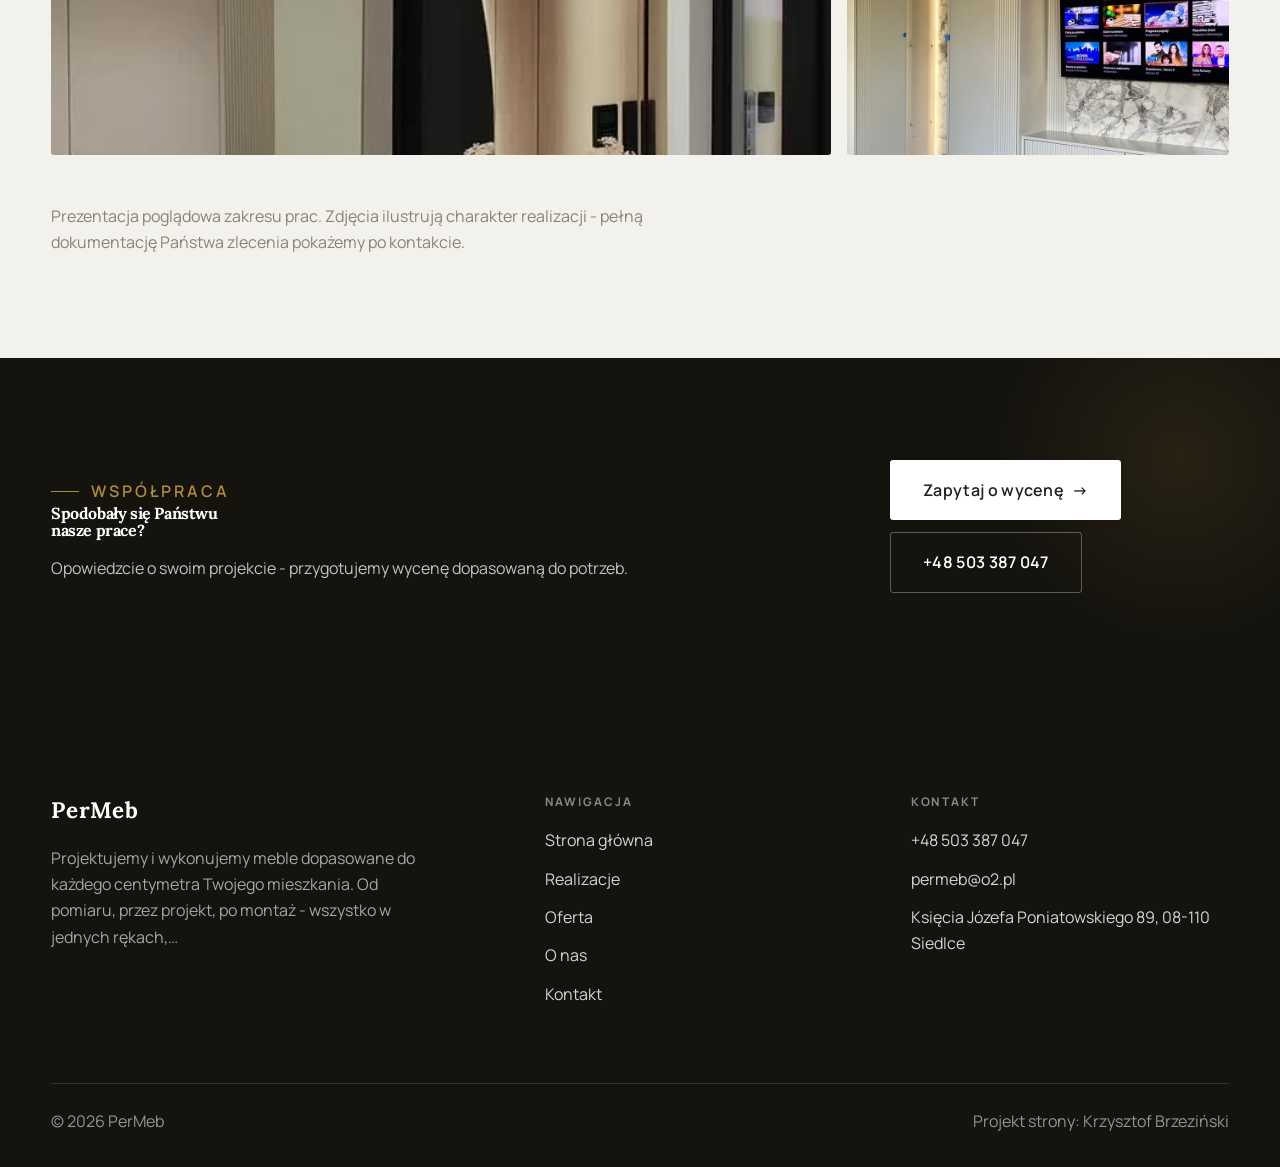
<file: realizacje.html>
<!DOCTYPE html>
<html lang="pl">
<head>
<meta charset="UTF-8">
<meta name="viewport" content="width=device-width, initial-scale=1.0">
<title>Realizacje - PerMeb</title>
<meta name="description" content="Realizacje PerMeb: kuchnie na wymiar, szafy i garderoby, zabudowy wnęk, przeszklone witryny i meble pod wymiar">
<link rel="preconnect" href="https://fonts.googleapis.com">
<link rel="preconnect" href="https://fonts.gstatic.com" crossorigin>
<link href="https://fonts.googleapis.com/css2?family=Lora:wght@500;600;700&family=Manrope:wght@400;500;600&display=swap" rel="stylesheet">
<link rel="stylesheet" href="assets/styles.css">
</head>
<body>

<header class="nav">
  <div class="wrap nav-inner">
    <a class="brand" href="index.html"><img class="brand-logo" src="img/logo.jpg" alt="PerMeb - Meble na wymiar"></a>
    <nav class="nav-links">
      <a href="index.html">Strona główna</a>
      <a href="realizacje.html" class="active">Realizacje</a>
      <a href="oferta.html">Oferta</a>
      <a href="o-nas.html">O nas</a>
      <a href="kontakt.html">Kontakt</a>
      <a href="kontakt.html" class="btn btn-accent">Zapytaj o wycenę</a>
    </nav>
    <button class="nav-toggle" aria-label="Menu"><span></span><span></span><span></span></button>
  </div>
</header>

<section class="pagehead">
  <img src="img/ph-realizacje.jpg" alt="PerMeb - Nasze prace">
  <div class="wrap">
    <span class="eyebrow">Realizacje</span>
    <h1>Nasze prace</h1>
    <p>Zobacz meble, które wyszły z naszego warsztatu - od kuchni i szaf po detale z litego drewna w domach naszych klientów.</p>
  </div>
</section>
<section>
  <div class="wrap">
    <div class="gallery">
      <div class="tile t-two3 reveal"><img src="img/g1.jpg" alt="Kuchnia na wymiar"><div class="cap">Kuchnia na wymiar</div></div>
      <div class="tile t-third reveal"><img src="img/g2.jpg" alt="Szafa wnękowa"><div class="cap">Szafa wnękowa</div></div>
      <div class="tile t-third reveal"><img src="img/g3.jpg" alt="Zabudowa pod skos"><div class="cap">Zabudowa pod skos</div></div>
      <div class="tile t-third reveal"><img src="img/g4.jpg" alt="Detal drewna"><div class="cap">Detal drewna</div></div>
      <div class="tile t-third reveal"><img src="img/g6.jpg" alt="Zabudowa z drewna"><div class="cap">Zabudowa z drewna</div></div>
      <div class="tile t-third reveal"><img src="img/g7.jpg" alt="Mebel we wnętrzu"><div class="cap">Mebel we wnętrzu</div></div>
      <div class="tile t-two3 reveal"><img src="img/g8.jpg" alt="PerMeb"></div>
      <div class="tile t-third reveal"><img src="img/g9.jpg" alt="PerMeb"></div>
      <div class="tile t-third reveal"><img src="img/g10.jpg" alt="PerMeb"></div>
      <div class="tile t-third reveal"><img src="img/g11.jpg" alt="PerMeb"></div>
      <div class="tile t-two3 reveal"><img src="img/g12.jpg" alt="PerMeb"></div>
      <div class="tile t-third reveal"><img src="img/g13.jpg" alt="PerMeb"></div>
    </div>
    <p class="muted reveal" style="margin-top:var(--space-7);font-size:var(--text-sm);max-width:62ch">Prezentacja poglądowa zakresu prac. Zdjęcia ilustrują charakter realizacji - pełną dokumentację Państwa zlecenia pokażemy po kontakcie.</p>
  </div>
</section>
<section class="cta">
  <div class="wrap">
    <div class="reveal">
      <span class="eyebrow">Współpraca</span>
      <h2>Spodobały się Państwu nasze prace?</h2>
      <p>Opowiedzcie o swoim projekcie - przygotujemy wycenę dopasowaną do potrzeb.</p>
    </div>
    <div class="cta-actions reveal">
      <a href="kontakt.html" class="btn btn-light">Zapytaj o wycenę <span class="arr">→</span></a>
      <a href="tel:+48503387047" class="btn btn-ghost" style="color:#fff;border-color:rgba(255,255,255,.3)">+48 503 387 047</a>
    </div>
  </div>
</section>

<footer>
  <div class="wrap">
    <div class="foot-grid">
      <div class="foot-brand">
        <div class="name">PerMeb</div>
        <p>Projektujemy i wykonujemy meble dopasowane do każdego centymetra Twojego mieszkania. Od pomiaru, przez projekt, po montaż - wszystko w jednych rękach,…</p>
      </div>
      <div class="foot-col">
        <h4>Nawigacja</h4>
        <a href="index.html">Strona główna</a>
        <a href="realizacje.html">Realizacje</a>
        <a href="oferta.html">Oferta</a>
        <a href="o-nas.html">O nas</a>
        <a href="kontakt.html">Kontakt</a>
      </div>
      <div class="foot-col">
        <h4>Kontakt</h4>
        <a href="tel:+48503387047">+48 503 387 047</a>
        <a href="mailto:permeb@o2.pl">permeb@o2.pl</a>
        <p>Księcia Józefa Poniatowskiego 89, 08-110 Siedlce</p>
      </div>
    </div>
    <div class="foot-bot">
      <span>© 2026 PerMeb</span>
      <span>Projekt strony: Krzysztof Brzeziński</span>
    </div>
  </div>
</footer>


<script src="assets/main.js"></script>
</body>
</html>
</file>
<file: assets/styles.css>
/* ============================================================
   STOLBASZ — premium, architektoniczny B2B fit-out
   Jasna paleta, zero brązu. System wg premium-web-craft.
   Projekt strony: Krzysztof Brzeziński
   ============================================================ */

:root{
  /* PALETA — jasna, architektoniczna, chłodna */
  --paper:#F3F1EC;          /* główne tło */
  --paper-2:#E6E3DB;        /* sekcje alternatywne (chłodny jasny szary) */
  --paper-3:#E6E3DB;        /* delikatne wypełnienia */
  --ink:#23211E;            /* tekst główny — chłodny grafit */
  --ink-soft:#43403A;       /* nagłówki drugorzędne */
  --muted:#87837A;          /* tekst poboczny */
  --line:rgba(35,33,30,.12);/* hairline */
  --accent:#B08A3E;         /* stonowany petrol-slate — jedyny akcent */
  --accent-d:#8A6A2C;
  --accent-soft:rgba(176,138,62,.12);
  --dark:#15130E;           /* sekcje ciemne (stopka/CTA) */

  /* ODSTĘPY — skala 4/8 */
  --space-1:4px; --space-2:8px; --space-3:12px; --space-4:16px; --space-5:24px;
  --space-6:32px; --space-7:48px; --space-8:64px; --space-9:96px; --space-10:128px;

  /* TYPOGRAFIA — fluid clamp() */
  --text-sm:clamp(.82rem,.8rem+.1vw,.9rem);
  --text-base:clamp(1rem,.97rem+.15vw,1.1rem);
  --text-lg:clamp(1.12rem,1.05rem+.3vw,1.3rem);
  --text-h3:clamp(1.2rem,1.1rem+.5vw,1.5rem);
  --text-h2:clamp(1.9rem,1.5rem+1.9vw,2.8rem);
  --text-h1:clamp(2.6rem,1.9rem+3.6vw,4.6rem);

  /* PROMIENIE — architektoniczne, raczej ostre */
  --r-sm:3px; --r-md:6px; --r-lg:10px;

  /* RUCH */
  --ease:cubic-bezier(.25,.46,.45,.94); --dur:.24s;

  /* CIENIE — miękkie, warstwowe */
  --sh-sm:0 1px 2px rgba(16,24,32,.04), 0 2px 8px rgba(16,24,32,.05);
  --sh-md:0 2px 6px rgba(16,24,32,.05), 0 12px 28px -8px rgba(16,24,32,.12);
  --sh-lg:0 6px 14px rgba(16,24,32,.07), 0 26px 56px -18px rgba(16,24,32,.22);

  --hairline:1px solid var(--line);

  --font-display:'Lora',serif;
  --font-body:'Manrope',sans-serif;
}

*{box-sizing:border-box;margin:0;padding:0}
html{scroll-behavior:smooth}
body{
  font-family:var(--font-body);
  font-size:var(--text-base);
  line-height:1.65;
  color:var(--ink);
  background:var(--paper);
  -webkit-font-smoothing:antialiased;
  text-rendering:optimizeLegibility;
}
img{max-width:100%;display:block}
a{color:inherit;text-decoration:none}

.wrap{width:min(92%,1180px);margin-inline:auto}
section{padding-block:clamp(52px,6.5vw,96px)}

h1,h2,h3{font-family:var(--font-display);font-weight:700;line-height:1.08;letter-spacing:-.02em;color:var(--ink)}
h1{font-size:var(--text-h1);letter-spacing:-.035em}
h2{font-size:var(--text-h2);letter-spacing:-.025em}
h3{font-size:var(--text-h3)}
p{max-width:65ch}

.eyebrow{
  font-family:var(--font-body);
  font-size:var(--text-sm);
  font-weight:600;
  letter-spacing:.18em;
  text-transform:uppercase;
  color:var(--accent);
  display:inline-flex;align-items:center;gap:var(--space-3);
}
.eyebrow::before{content:"";width:28px;height:1px;background:var(--accent);display:inline-block}

.muted{color:var(--muted)}
.lead{font-size:var(--text-lg);line-height:1.55;color:var(--ink-soft);max-width:50ch}

/* ---------- BUTTONS ---------- */
.btn{
  display:inline-flex;align-items:center;gap:var(--space-2);
  font-weight:600;font-size:var(--text-sm);letter-spacing:.02em;
  padding:var(--space-4) var(--space-6);
  border-radius:var(--r-sm);
  transition:transform var(--dur) var(--ease),box-shadow var(--dur) var(--ease),background var(--dur) var(--ease);
  cursor:pointer;border:1px solid transparent;
}
.btn-accent{background:var(--accent);color:#fff;box-shadow:var(--sh-sm)}
.btn-accent:hover{background:var(--accent-d);transform:translateY(-2px);box-shadow:var(--sh-md)}
.btn-accent:active{transform:translateY(0);box-shadow:var(--sh-sm)}
.btn-ghost{background:transparent;color:var(--ink);border-color:var(--line)}
.btn-ghost:hover{border-color:var(--accent);color:var(--accent);transform:translateY(-2px)}
.btn-light{background:#fff;color:var(--ink);box-shadow:var(--sh-sm)}
.btn-light:hover{transform:translateY(-2px);box-shadow:var(--sh-md)}
.btn .arr{transition:transform var(--dur) var(--ease)}
.btn:hover .arr{transform:translateX(4px)}

/* ---------- NAV ---------- */
.nav{
  position:sticky;top:0;z-index:50;
  background:color-mix(in srgb,var(--paper) 88%,transparent);
  backdrop-filter:saturate(140%) blur(10px);
  border-bottom:var(--hairline);
}
.nav-inner{display:flex;align-items:center;justify-content:space-between;height:72px}
.brand{display:flex;flex-direction:column;line-height:1}
.brand .name{font-family:var(--font-display);font-weight:800;font-size:1.35rem;letter-spacing:.04em}
.brand .sub{font-size:.62rem;letter-spacing:.34em;text-transform:uppercase;color:var(--muted);margin-top:5px}
.nav-links{display:flex;align-items:center;gap:var(--space-6)}
.nav-links a{font-size:var(--text-sm);font-weight:500;color:var(--ink-soft);position:relative;padding-block:4px;transition:color var(--dur) var(--ease)}
.nav-links a::after{content:"";position:absolute;left:0;bottom:0;width:0;height:1.5px;background:var(--accent);transition:width var(--dur) var(--ease)}
.nav-links a:hover,.nav-links a.active{color:var(--ink)}
.nav-links a:hover::after,.nav-links a.active::after{width:100%}
.nav-links .btn{padding:var(--space-2) var(--space-5)}
/* przyciski w nav: właściwy kolor (przebij .nav-links a) + bez podkreślenia */
.nav-links a.btn-accent{color:#fff}
.nav-links a.btn-ghost,.nav-links a.btn-light{color:var(--ink)}
.nav-links a.btn::after{display:none}
.nav-toggle{display:none;background:none;border:none;cursor:pointer;flex-direction:column;gap:5px;padding:8px}
.nav-toggle span{width:24px;height:2px;background:var(--ink);transition:var(--dur)}

/* ---------- HERO (split) ---------- */
.hero{position:relative;overflow:hidden;border-bottom:var(--hairline)}
.hero-grid{display:grid;grid-template-columns:1.05fr .95fr;gap:clamp(24px,4vw,60px);align-items:center;
  padding-block:clamp(36px,4.5vw,64px)}
.hero-copy .eyebrow{margin-bottom:var(--space-5)}
.hero-copy h1{margin-bottom:var(--space-5)}
.hero-copy .lead{margin-bottom:var(--space-7)}
.hero-actions{display:flex;flex-wrap:wrap;gap:var(--space-4)}
.hero-art{position:relative;aspect-ratio:4/3;border-radius:var(--r-lg);overflow:hidden;box-shadow:var(--sh-lg)}
.hero-art img{width:100%;height:100%;object-fit:cover}
.hero-art::after{content:"";position:absolute;inset:0;background:linear-gradient(180deg,transparent 55%,rgba(18,24,28,.28))}
.hero-badge{position:absolute;left:var(--space-5);bottom:var(--space-5);z-index:2;
  background:rgba(252,252,251,.94);backdrop-filter:blur(4px);
  border-radius:var(--r-md);padding:var(--space-4) var(--space-5);box-shadow:var(--sh-md);max-width:78%}
.hero-badge strong{display:block;font-family:var(--font-display);font-size:1rem;letter-spacing:-.01em}
.hero-badge span{font-size:var(--text-sm);color:var(--muted)}

/* ---------- HERO duży / kinowy (strona główna) ---------- */
.hero-cine{position:relative;min-height:clamp(560px,82vh,840px);display:flex;align-items:center;overflow:hidden;border-bottom:var(--hairline)}
.hero-cine>img{position:absolute;inset:0;width:100%;height:100%;object-fit:cover;z-index:0}
.hero-cine::after{content:"";position:absolute;inset:0;z-index:1;
  background:linear-gradient(95deg,rgba(13,18,23,.86) 0%,rgba(13,18,23,.64) 32%,rgba(13,18,23,.24) 62%,rgba(13,18,23,.04) 100%)}
.hero-cine .wrap{position:relative;z-index:2;padding-block:var(--space-8)}
.hero-cine .hero-copy{max-width:660px}
.hero-cine .eyebrow{color:#fff;margin-bottom:var(--space-5)}
.hero-cine .eyebrow::before{background:#fff}
.hero-cine h1{color:#fff;margin-bottom:var(--space-5);font-size:clamp(2.9rem,2rem+4.4vw,5.2rem)}
.hero-cine .lead{color:rgba(255,255,255,.92);max-width:48ch;margin-bottom:var(--space-7)}
.hero-cine .hero-actions{display:flex;flex-wrap:wrap;gap:var(--space-4)}
@media(max-width:680px){
  .hero-cine{min-height:clamp(520px,76vh,640px);align-items:flex-end}
  .hero-cine::after{background:linear-gradient(0deg,rgba(13,18,23,.9) 6%,rgba(13,18,23,.45) 55%,rgba(13,18,23,.25) 100%)}
  .hero-cine .wrap{padding-bottom:var(--space-9)}
}

/* full-bleed hero variant (podstrony) */
.pagehead{position:relative;min-height:46vh;display:flex;align-items:flex-end;overflow:hidden;border-bottom:var(--hairline)}
.pagehead img{position:absolute;inset:0;width:100%;height:100%;object-fit:cover}
.pagehead::after{content:"";position:absolute;inset:0;background:linear-gradient(180deg,rgba(18,24,28,.25),rgba(18,24,28,.62))}
.pagehead .wrap{position:relative;z-index:2;padding-block:var(--space-9);color:#fff}
.pagehead h1{color:#fff;max-width:18ch}
.pagehead .eyebrow{color:#fff}
.pagehead .eyebrow::before{background:#fff}
.pagehead p{color:rgba(255,255,255,.86);margin-top:var(--space-4);max-width:54ch}

/* ---------- STRIP (pasek skrótów / liczby) ---------- */
.strip{background:var(--dark);color:#fff}
.strip .wrap{display:grid;grid-template-columns:repeat(4,1fr);gap:var(--space-6);padding-block:var(--space-8)}
.strip .item .k{font-family:var(--font-display);font-size:clamp(1.6rem,1.2rem+1.4vw,2.4rem);font-weight:800;letter-spacing:-.02em;color:#fff}
.strip .item .v{font-size:var(--text-sm);color:rgba(255,255,255,.66);margin-top:var(--space-2);line-height:1.45}
.strip .item{border-left:2px solid var(--accent);padding-left:var(--space-5)}

/* ---------- SECTION HEAD ---------- */
.head{max-width:48rem;margin-bottom:var(--space-8)}
.head.center{margin-inline:auto;text-align:center}
.head .eyebrow{margin-bottom:var(--space-4)}
.head h2{margin-bottom:var(--space-4)}
.head p{color:var(--muted);font-size:var(--text-lg);line-height:1.55}
.head.center p{margin-inline:auto}

/* ---------- INTRO SPLIT ---------- */
.split{display:grid;grid-template-columns:.92fr 1.08fr;gap:clamp(28px,5vw,80px);align-items:center}
.split.rev{grid-template-columns:1.08fr .92fr}
.split.rev .split-art{order:-1}
.split-art{position:relative;aspect-ratio:5/4;border-radius:var(--r-lg);overflow:hidden;box-shadow:var(--sh-lg)}
.split-art img{width:100%;height:100%;object-fit:cover}
.split-copy h2{margin-bottom:var(--space-5)}
.split-copy p+p{margin-top:var(--space-4)}
.split-copy .btn{margin-top:var(--space-6)}

/* ---------- SERVICES (zakres) ---------- */
.svc-grid{display:grid;grid-template-columns:repeat(auto-fit,minmax(280px,1fr));gap:var(--space-5)}
.svc{background:#fff;border:var(--hairline);border-radius:var(--r-md);padding:var(--space-7) var(--space-6);
  transition:transform var(--dur) var(--ease),box-shadow var(--dur) var(--ease),border-color var(--dur) var(--ease);
  position:relative;overflow:hidden}
.svc::before{content:"";position:absolute;left:0;top:0;width:3px;height:0;background:var(--accent);transition:height var(--dur) var(--ease)}
.svc:hover{transform:translateY(-4px);box-shadow:var(--sh-md);border-color:transparent}
.svc:hover::before{height:100%}
.svc .ic{font-family:var(--font-display);font-size:.8rem;font-weight:700;letter-spacing:.12em;color:var(--accent);margin-bottom:var(--space-4)}
.svc h3{margin-bottom:var(--space-3);font-size:1.22rem}
.svc p{color:var(--muted);font-size:var(--text-base);line-height:1.6}

/* big detailed service rows */
.svc-row{display:grid;grid-template-columns:.8fr 1.2fr;gap:clamp(20px,4vw,60px);align-items:center;padding-block:var(--space-8)}
.svc-row+.svc-row{border-top:var(--hairline)}
.svc-row.rev{grid-template-columns:1.2fr .8fr}
.svc-row.rev .svc-row-art{order:-1}
.svc-row-art{aspect-ratio:4/3;border-radius:var(--r-md);overflow:hidden;box-shadow:var(--sh-md)}
.svc-row-art img{width:100%;height:100%;object-fit:cover}
.svc-row h3{font-size:1.5rem;margin-bottom:var(--space-4)}
.svc-row .num{font-family:var(--font-display);font-size:.85rem;font-weight:700;letter-spacing:.14em;color:var(--accent);display:block;margin-bottom:var(--space-3)}
.svc-row ul{list-style:none;margin-top:var(--space-4);display:flex;flex-direction:column;gap:var(--space-2)}
.svc-row li{position:relative;padding-left:var(--space-5);color:var(--muted);font-size:var(--text-base)}
.svc-row li::before{content:"";position:absolute;left:0;top:.62em;width:8px;height:1px;background:var(--accent)}

/* ---------- GALLERY (realizacje) ---------- */
.gallery{display:grid;grid-template-columns:repeat(12,1fr);gap:var(--space-4);grid-auto-rows:200px}
.tile{position:relative;overflow:hidden;border-radius:var(--r-md);box-shadow:var(--sh-sm);
  transition:transform var(--dur) var(--ease),box-shadow var(--dur) var(--ease)}
.tile img{width:100%;height:100%;object-fit:cover;transition:transform .6s var(--ease)}
.tile:hover{box-shadow:var(--sh-md)}
.tile:hover img{transform:scale(1.05)}
.tile .cap{position:absolute;left:0;right:0;bottom:0;padding:var(--space-5) var(--space-4) var(--space-4);
  background:linear-gradient(transparent,rgba(18,24,28,.78));color:#fff;
  font-size:var(--text-sm);font-weight:600;letter-spacing:.01em;
  opacity:0;transform:translateY(8px);transition:var(--dur) var(--ease)}
.tile:hover .cap{opacity:1;transform:translateY(0)}
.tile .cap small{display:block;font-weight:400;opacity:.78;letter-spacing:.04em;text-transform:uppercase;font-size:.66rem;margin-top:3px}
/* bento spans */
.t-wide{grid-column:span 6}
.t-tall{grid-column:span 6;grid-row:span 2}
.t-std{grid-column:span 6}
.t-third{grid-column:span 4}
.t-two3{grid-column:span 8}

/* ---------- TRUST / WIARYGODNOŚĆ ---------- */
.trust{background:var(--paper-2)}
.trust-grid{display:grid;grid-template-columns:repeat(auto-fit,minmax(240px,1fr));gap:var(--space-5);margin-top:var(--space-7)}
.trust-card{background:#fff;border-radius:var(--r-md);padding:var(--space-7) var(--space-6);box-shadow:var(--sh-sm);border-top:3px solid var(--accent)}
.trust-card .big{font-family:var(--font-display);font-size:clamp(1.8rem,1.3rem+1.6vw,2.6rem);font-weight:800;letter-spacing:-.02em;color:var(--ink);line-height:1}
.trust-card h3{font-size:1.12rem;margin:var(--space-3) 0 var(--space-2)}
.trust-card p{color:var(--muted);font-size:var(--text-base);line-height:1.55}

/* ---------- CTA band ---------- */
.cta{background:var(--dark);color:#fff;position:relative;overflow:hidden}
.cta .wrap{display:grid;grid-template-columns:1.4fr .6fr;gap:var(--space-7);align-items:center;position:relative;z-index:2}
.cta h2{color:#fff;max-width:20ch}
.cta p{color:rgba(255,255,255,.74);margin-top:var(--space-4)}
.cta-actions{display:flex;flex-direction:column;gap:var(--space-3);align-items:flex-start}
.cta::before{content:"";position:absolute;right:-80px;top:-80px;width:360px;height:360px;border-radius:50%;
  background:radial-gradient(circle,var(--accent-soft),transparent 70%)}

/* ---------- CONTACT ---------- */
.contact-grid{display:grid;grid-template-columns:.85fr 1.15fr;gap:clamp(28px,4vw,56px);align-items:start}
.info-list{display:flex;flex-direction:column;gap:var(--space-2)}
.info-row{display:flex;gap:var(--space-4);align-items:flex-start;padding-block:var(--space-4);border-bottom:var(--hairline)}
.info-row .ic{flex:none;width:42px;height:42px;display:grid;place-items:center;border-radius:50%;
  background:var(--accent-soft);color:var(--accent);font-size:1.05rem}
.info-row .lbl{font-size:.72rem;letter-spacing:.14em;text-transform:uppercase;color:var(--muted)}
.info-row .val{font-weight:600;font-size:var(--text-base);margin-top:2px}
.info-row a.val:hover{color:var(--accent)}
.map{border:none;border-radius:var(--r-lg);box-shadow:var(--sh-md);width:100%;height:100%;min-height:380px;filter:grayscale(.2) contrast(1.02)}
.form{background:#fff;border:var(--hairline);border-radius:var(--r-lg);padding:clamp(24px,3vw,40px);box-shadow:var(--sh-sm)}
.form .fld{margin-bottom:var(--space-5)}
.form label{display:block;font-size:var(--text-sm);font-weight:600;margin-bottom:var(--space-2)}
.form input,.form textarea{width:100%;font-family:inherit;font-size:var(--text-base);color:var(--ink);
  padding:var(--space-4);border:var(--hairline);border-radius:var(--r-sm);background:var(--paper);transition:border-color var(--dur)}
.form input:focus,.form textarea:focus{outline:none;border-color:var(--accent);background:#fff}
.form textarea{resize:vertical;min-height:120px}
.form .note{font-size:var(--text-sm);color:var(--muted);margin-top:var(--space-3)}

/* ---------- FOOTER ---------- */
footer{background:var(--dark);color:#fff;padding-block:var(--space-9) var(--space-6)}
.foot-grid{display:grid;grid-template-columns:1.4fr 1fr 1fr;gap:var(--space-7);margin-bottom:var(--space-8)}
.foot-brand .name{font-family:var(--font-display);font-weight:800;font-size:1.4rem;letter-spacing:.04em}
.foot-brand p{color:rgba(255,255,255,.62);margin-top:var(--space-4);font-size:var(--text-base);max-width:38ch}
.foot-col h4{font-size:.74rem;letter-spacing:.16em;text-transform:uppercase;color:rgba(255,255,255,.5);margin-bottom:var(--space-4)}
.foot-col a,.foot-col p{display:block;color:rgba(255,255,255,.82);font-size:var(--text-base);margin-bottom:var(--space-3)}
.foot-col a:hover{color:#fff}
.foot-bot{border-top:1px solid rgba(255,255,255,.12);padding-top:var(--space-5);display:flex;justify-content:space-between;flex-wrap:wrap;gap:var(--space-3);
  font-size:var(--text-sm);color:rgba(255,255,255,.55)}
.foot-bot a:hover{color:#fff}

/* ---------- REVEAL ---------- */
.reveal{opacity:0;transform:translateY(22px);transition:opacity .6s var(--ease),transform .6s var(--ease)}
.reveal.in{opacity:1;transform:none}

/* ---------- RESPONSIVE ---------- */
@media(max-width:920px){
  .hero-grid,.split,.split.rev,.svc-row,.svc-row.rev,.cta .wrap,.contact-grid,.foot-grid{grid-template-columns:1fr}
  .split.rev .split-art,.svc-row.rev .svc-row-art{order:0}
  .hero-art{aspect-ratio:16/10;max-height:420px}
  .strip .wrap{grid-template-columns:repeat(2,1fr);gap:var(--space-7)}
  .gallery{grid-auto-rows:180px}
  .t-wide,.t-tall,.t-std,.t-third,.t-two3{grid-column:span 6}
  .t-tall{grid-row:span 1}
  .cta-actions{flex-direction:row;flex-wrap:wrap}
  .foot-grid{gap:var(--space-6)}
}
@media(max-width:680px){
  .nav-links{position:fixed;inset:72px 0 auto 0;background:var(--paper);flex-direction:column;align-items:stretch;
    gap:0;padding:var(--space-4) 6%;border-bottom:var(--hairline);box-shadow:var(--sh-md);
    transform:translateY(-120%);transition:transform var(--dur) var(--ease)}
  .nav-links.open{transform:translateY(0)}
  .nav-links a{padding-block:var(--space-4);border-bottom:var(--hairline)}
  .nav-links .btn{margin-top:var(--space-3);justify-content:center}
  .nav-toggle{display:flex}
  .strip .wrap{grid-template-columns:1fr}
  .gallery{grid-template-columns:repeat(6,1fr)}
  .foot-grid{grid-template-columns:1fr}
}
@media(prefers-reduced-motion:reduce){
  *{animation-duration:.01ms!important;transition:none!important}
  .reveal{opacity:1!important;transform:none!important}
  html{scroll-behavior:auto}
}

/* ============================================================
   PREMIUM LAYER — destylat deep-researchu branż (anty-AI, spokój).
   Zmienne STOLBASZ (--accent/--ink/--paper/--line/--dark). Ruch ledwo
   zauważalny, krzywa cubic-bezier(.16,.84,.44,1); prefers-reduced-motion
   pokryte blanketem wyżej. Karty hairline zamiast cieni = #1 sygnał „nie-AI".
   ============================================================ */

/* więcej oddechu między sekcjami (liderzy: 110-130px) */
section{padding-block:clamp(64px,8vw,128px)}

/* 1) Aksamitny reveal — dłuższa, miękka krzywa zamiast „skoku" */
.reveal{transition:opacity .9s cubic-bezier(.16,.84,.44,1),transform .9s cubic-bezier(.16,.84,.44,1);will-change:opacity,transform}
/* stagger TYLKO w galerii (tam pozycja = porządek dzieci) */
.gallery .reveal:nth-child(2){transition-delay:.07s}
.gallery .reveal:nth-child(3){transition-delay:.14s}
.gallery .reveal:nth-child(4){transition-delay:.21s}
.gallery .reveal:nth-child(5){transition-delay:.28s}
.gallery .reveal:nth-child(6){transition-delay:.35s}

/* 2) Hero — powolny „oddech kadru" (Ken Burns), tylko desktop (bateria) */
@keyframes heroBreath{from{transform:scale(1.06)}to{transform:scale(1.12) translateY(-1.2%)}}
@media(min-width:900px){
  .hero-cine>img{transform:scale(1.06);animation:heroBreath 24s ease-in-out infinite alternate}
}

/* 3) Akcentowy hairline pod nagłówkiem sekcji, który „rysuje się" przy wejściu */
.head h2{position:relative;padding-bottom:18px}
.head h2::after{content:"";position:absolute;left:0;bottom:0;height:1px;width:0;background:var(--accent);transition:width 1s cubic-bezier(.16,.84,.44,1) .15s}
.head.center h2::after{left:50%;transform:translateX(-50%)}
.head.reveal.in h2::after,.head.center.reveal.in h2::after{width:54px}

/* 4) Karty HAIRLINE zamiast cieni/zaokrągleń (najmocniejszy anty-AI detal) */
.svc{background:transparent;border:1px solid var(--line);border-radius:var(--r-sm);box-shadow:none}
.svc:hover{box-shadow:none;border-color:var(--accent);transform:translateY(-3px)}
.trust-card{background:transparent;box-shadow:none;border:1px solid var(--line);border-top:2px solid var(--accent);border-radius:var(--r-sm)}
.tile{box-shadow:none;border-radius:var(--r-sm)}
.tile:hover{box-shadow:none}

/* 5) Sticky-nav kondensuje się po przewinięciu (sygnał dopracowania) */
.nav{transition:box-shadow .4s ease,background .4s ease}
.nav.is-stuck{box-shadow:0 1px 0 var(--line),0 14px 30px -24px rgba(0,0,0,.45)}
.nav-inner{transition:height .35s var(--ease)}
.nav.is-stuck .nav-inner{height:60px}

/* 6) MANIFESTO — pełnoekranowy cytat-bohater (zastępuje generyczne „Dlaczego my") */
.manifesto{background:var(--paper-2);text-align:center}
.manifesto .wrap{max-width:60rem}
.manifesto p{font-family:var(--font-display);font-style:italic;font-size:clamp(1.6rem,1rem+2.4vw,2.8rem);line-height:1.32;color:var(--ink-soft);margin-inline:auto;max-width:26ch;position:relative;padding-top:var(--space-8)}
.manifesto p::before{content:"";position:absolute;top:0;left:50%;transform:translateX(-50%);width:54px;height:1px;background:var(--accent)}
.manifesto p span{color:var(--accent);font-style:italic}

/* 7) GATEWAYS — 3 duże bramy-zdjęcia (zamiast paska menu usług) */
.gateways{display:grid;grid-template-columns:repeat(3,1fr);gap:var(--space-4)}
.gateway{position:relative;aspect-ratio:3/4;overflow:hidden;border-radius:var(--r-sm);display:block}
.gateway img{width:100%;height:100%;object-fit:cover;transition:transform .8s var(--ease),filter .5s var(--ease)}
.gateway::after{content:"";position:absolute;inset:0;background:linear-gradient(180deg,transparent 38%,rgba(18,24,28,.74))}
.gateway:hover img{transform:scale(1.05);filter:brightness(1.05)}
.gateway .g-ttl{position:absolute;left:0;right:0;bottom:0;z-index:2;padding:var(--space-6) var(--space-5);color:#fff;font-family:var(--font-display);font-size:1.45rem;letter-spacing:-.01em;line-height:1.15}
.gateway .g-ttl small{display:block;font-family:var(--font-body);font-size:var(--text-sm);font-weight:400;opacity:.82;letter-spacing:.03em;margin-top:5px}
@media(max-width:760px){.gateways{grid-template-columns:1fr}.gateway{aspect-ratio:16/10}}

/* 8) LOGO klienta w nagłówku (gdy podane --logo) */
.brand-logo{height:44px;width:auto;max-width:240px;object-fit:contain;display:block;border-radius:8px;box-shadow:0 2px 8px rgba(21,19,14,.25)}
.nav.is-stuck .brand-logo{height:34px}
@media(max-width:680px){.brand-logo{height:32px}}
</file>
